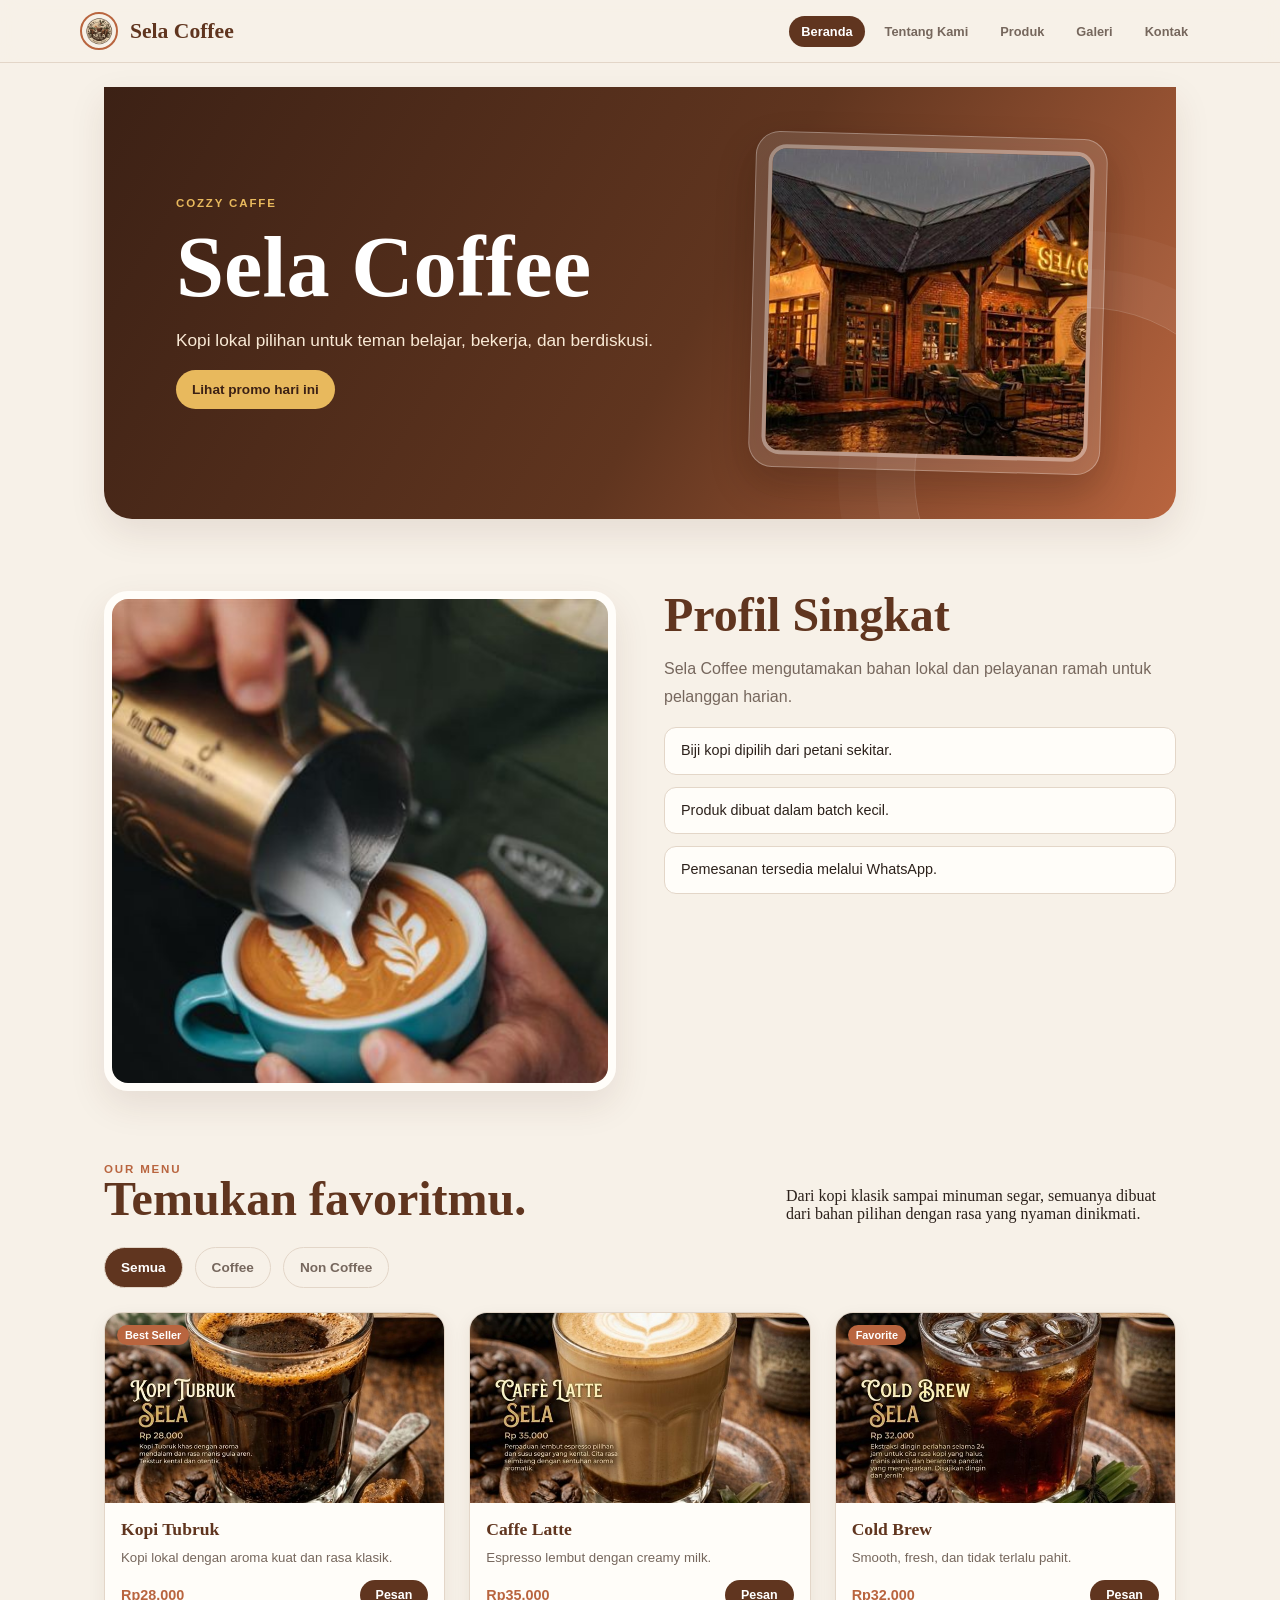
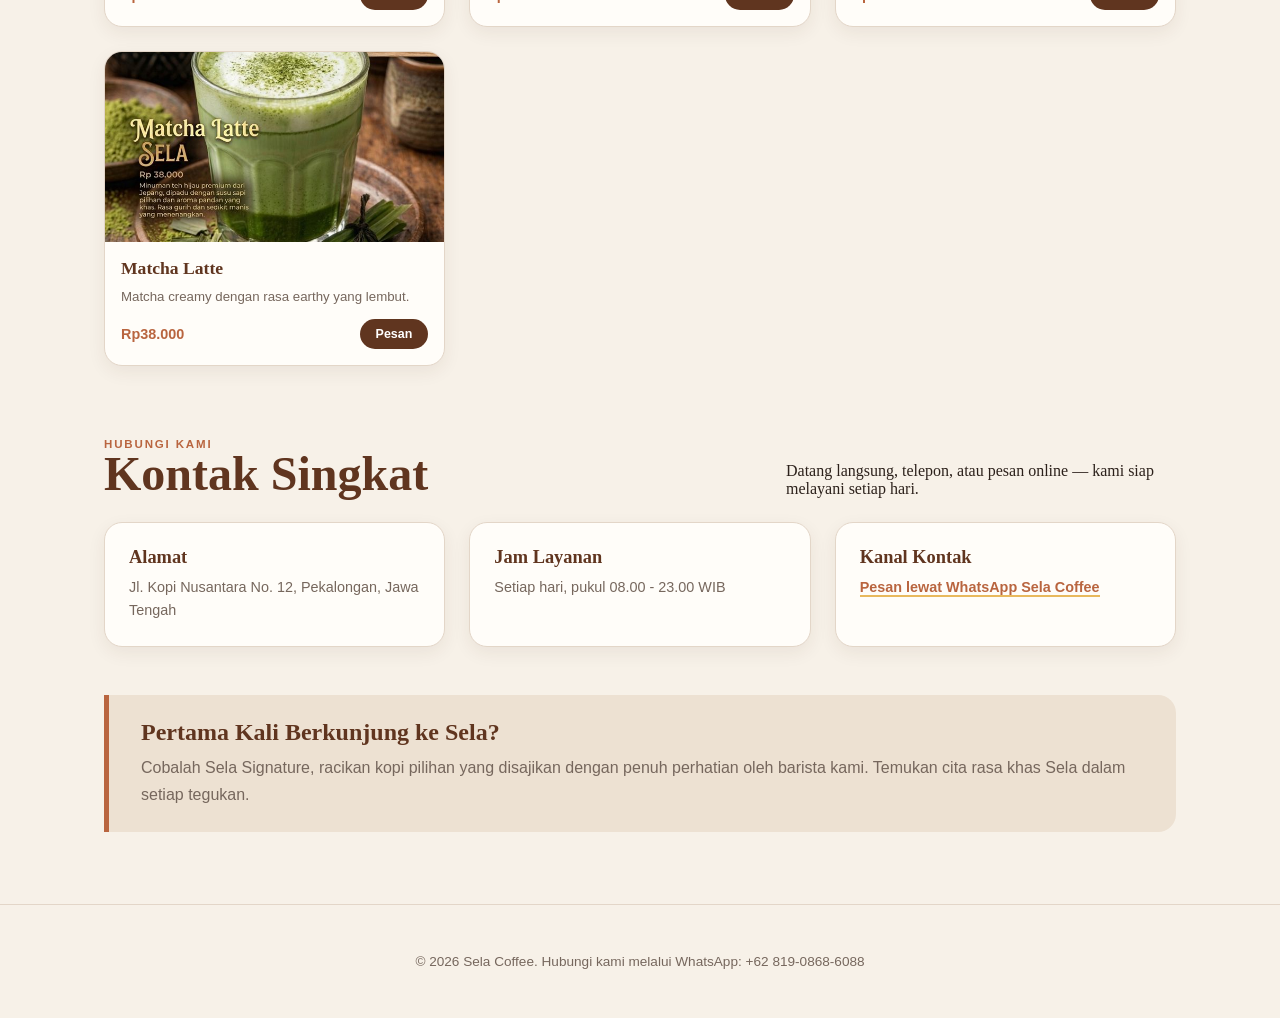
<file: index.html>
<!doctype html>
<html lang="id">
  <head>
    <meta charset="utf-8" />
    <meta name="viewport" content="width=device-width, initial-scale=1" />
    <title>Sela Coffee - Website UMKM</title>
    <link rel="stylesheet" href="css/style.css" />
    <script src="js/app.js" defer></script>
  </head>
  <body>
    <a class="skip-link" href="#beranda">Lewati ke konten utama</a>
    <header class="site-header">
      <nav class="nav" aria-label="Navigasi utama">
        <a class="brand" href="index.html">
          <img class="brand-mark" src="asset/gambar/LogoSela.png" srcset="asset/gambar/responsive/logo-96w.png 96w, asset/gambar/responsive/logo-192w.png 192w" sizes="38px" alt="Logo Sela Coffee" width="2700" height="2700" loading="lazy" />
          Sela Coffee
        </a>
        <button class="nav-menu-toggle" type="button" aria-controls="nav-menu" aria-expanded="false" aria-label="Buka menu navigasi">
          <span></span><span></span><span></span>
        </button>
        <ul class="nav-list" id="nav-menu">
          <li><a aria-current="page" href="index.html">Beranda</a></li>
          <li><a href="tentang.html">Tentang Kami</a></li>
          <li><a href="produk.html">Produk</a></li>
          <li><a href="galeri.html">Galeri</a></li>
          <li><a href="kontak.html">Kontak</a></li>
        </ul>
      </nav>
    </header>

    <main id="beranda">
      <section class="hero" aria-labelledby="hero-title">
        <div class="hero-content">
          <p class="eyebrow">Cozzy Caffe</p>
          <h1 id="hero-title">Sela Coffee</h1>
          <p>Kopi lokal pilihan untuk teman belajar, bekerja, dan berdiskusi.</p>
          <button id="promoButton" type="button">Lihat promo hari ini</button>
        </div>
        <div class="hero-image">
          <img src="asset/gambar/foto depan.jpg" srcset="asset/gambar/responsive/foto-depan-640w.jpg 640w, asset/gambar/foto%20depan.jpg 1407w" sizes="(min-width: 48rem) 45vw, 90vw" width="1407" height="768" alt="Foto Sela Coffee tampak depan" class="about-img" />
        </div>
      </section>

      <section id="profil" aria-labelledby="profil-title">
        <h2 id="profil-title">Profil Singkat</h2>
        <img class="profile-image" src="asset/gambar/latte art.jpg" srcset="asset/gambar/responsive/latte-art-640w.jpg 640w, asset/gambar/latte%20art.jpg 1024w" sizes="(min-width: 48rem) 45vw, 90vw" width="1024" height="683" alt="Barista sedang membuat latte art" loading="lazy" />
        <p>Sela Coffee mengutamakan bahan lokal dan pelayanan ramah untuk pelanggan harian.</p>
        <ul>
          <li>Biji kopi dipilih dari petani sekitar.</li>
          <li>Produk dibuat dalam batch kecil.</li>
          <li>Pemesanan tersedia melalui WhatsApp.</li>
        </ul>
      </section>

      <section id="menu" class="section" aria-labelledby="menu-title">
        <div class="heading">
          <div>
            <p class="eyebrow dark">OUR MENU</p>
            <h2 id="menu-title">Temukan favoritmu.</h2>
          </div>
          <p class="intro">
            Dari kopi klasik sampai minuman segar, semuanya dibuat dari bahan
            pilihan dengan rasa yang nyaman dinikmati.
          </p>
        </div>

        <div class="filters" role="group" aria-label="Filter menu">
          <button class="filter active" data-category="all" type="button" aria-pressed="true">Semua</button>
          <button class="filter" data-category="coffee" type="button" aria-pressed="false">Coffee</button>
          <button class="filter" data-category="noncoffee" type="button" aria-pressed="false">Non Coffee</button>
        </div>
        <p id="menu-status" class="visually-hidden" aria-live="polite" aria-atomic="true"></p>

        <div class="product-grid">
          <article class="card product-card" data-category="coffee">
            <div class="pic"><img src="asset/gambar/kopi-tubruk.jpg" srcset="asset/gambar/responsive/kopi-tubruk-640w.jpg 640w, asset/gambar/kopi-tubruk.jpg 1008w" sizes="(min-width: 60rem) 30vw, (min-width: 48rem) 45vw, 90vw" width="1008" height="1046" alt="Kopi Tubruk" loading="lazy" /></div>
            <span class="product-badge">Best Seller</span>
            <div class="card-body">
              <div class="card-info"><h3>Kopi Tubruk</h3><p>Kopi lokal dengan aroma kuat dan rasa klasik.</p></div>
              <div class="card-actions">
                <span class="price">Rp28.000</span>
                <a class="card-link" href="https://wa.me/6281908686088" target="_blank" rel="noopener" aria-label="Pesan Kopi Tubruk lewat WhatsApp">Pesan</a>
              </div>
            </div>
          </article>
          <article class="card product-card" data-category="coffee">
            <div class="pic"><img src="asset/gambar/cafe-latte.jpg" srcset="asset/gambar/responsive/cafe-latte-640w.jpg 640w, asset/gambar/cafe-latte.jpg 1008w" sizes="(min-width: 60rem) 30vw, (min-width: 48rem) 45vw, 90vw" width="1008" height="1046" alt="Caffe Latte" loading="lazy" /></div>
            <div class="card-body">
              <div class="card-info"><h3>Caffe Latte</h3><p>Espresso lembut dengan creamy milk.</p></div>
              <div class="card-actions">
                <span class="price">Rp35.000</span>
                <a class="card-link" href="https://wa.me/6281908686088" target="_blank" rel="noopener" aria-label="Pesan Caffe Latte lewat WhatsApp">Pesan</a>
              </div>
            </div>
          </article>
          <article class="card product-card" data-category="coffee">
            <div class="pic"><img src="asset/gambar/cold-brew.jpg" srcset="asset/gambar/responsive/cold-brew-640w.jpg 640w, asset/gambar/cold-brew.jpg 1008w" sizes="(min-width: 60rem) 30vw, (min-width: 48rem) 45vw, 90vw" width="1008" height="1046" alt="Cold Brew" loading="lazy" /></div>
            <span class="product-badge">Favorite</span>
            <div class="card-body">
              <div class="card-info"><h3>Cold Brew</h3><p>Smooth, fresh, dan tidak terlalu pahit.</p></div>
              <div class="card-actions">
                <span class="price">Rp32.000</span>
                <a class="card-link" href="https://wa.me/6281908686088" target="_blank" rel="noopener" aria-label="Pesan Cold Brew lewat WhatsApp">Pesan</a>
              </div>
            </div>
          </article>
          <article class="card product-card" data-category="noncoffee">
            <div class="pic"><img src="asset/gambar/matcha-latte.jpg" srcset="asset/gambar/responsive/matcha-latte-640w.jpg 640w, asset/gambar/matcha-latte.jpg 1008w" sizes="(min-width: 60rem) 30vw, (min-width: 48rem) 45vw, 90vw" width="1008" height="1046" alt="Matcha Latte" loading="lazy" /></div>
            <div class="card-body">
              <div class="card-info"><h3>Matcha Latte</h3><p>Matcha creamy dengan rasa earthy yang lembut.</p></div>
              <div class="card-actions">
                <span class="price">Rp38.000</span>
                <a class="card-link" href="https://wa.me/6281908686088" target="_blank" rel="noopener" aria-label="Pesan Matcha Latte lewat WhatsApp">Pesan</a>
              </div>
            </div>
          </article>
        </div>
      </section>

      <section id="kontak" class="section" aria-labelledby="kontak-title">
        <div class="heading">
          <div>
            <p class="eyebrow dark">HUBUNGI KAMI</p>
            <h2 id="kontak-title">Kontak Singkat</h2>
          </div>
          <p class="intro">
            Datang langsung, telepon, atau pesan online — kami siap melayani
            setiap hari.
          </p>
        </div>

        <div class="contact-grid">
          <div class="contact-item">
            <h3>Alamat</h3>
            <p>Jl. Kopi Nusantara No. 12, Pekalongan, Jawa Tengah</p>
          </div>
          <div class="contact-item">
            <h3>Jam Layanan</h3>
            <p>Setiap hari, pukul 08.00 - 23.00 WIB</p>
          </div>
          <div class="contact-item">
            <h3>Kanal Kontak</h3>
            <p>
              <a href="https://wa.me/6281908686088" target="_blank" rel="noopener">
                Pesan lewat WhatsApp Sela Coffee
              </a>
            </p>
          </div>
        </div>
      </section>

      <aside class="aside-note" aria-labelledby="aside-title">
        <h2 id="aside-title">Pertama Kali Berkunjung ke Sela?</h2>
        <p>
          Cobalah Sela Signature, racikan kopi pilihan yang
          disajikan dengan penuh perhatian oleh barista kami.
          Temukan cita rasa khas Sela dalam setiap tegukan.
        </p>
      </aside>
    </main>

    <footer class="site-footer">
      <p>&copy; 2026 Sela Coffee. Hubungi kami melalui WhatsApp: +62 819-0868-6088</p>
    </footer>
    <script src="js/script.js"></script>
  </body>
</html>
</file>
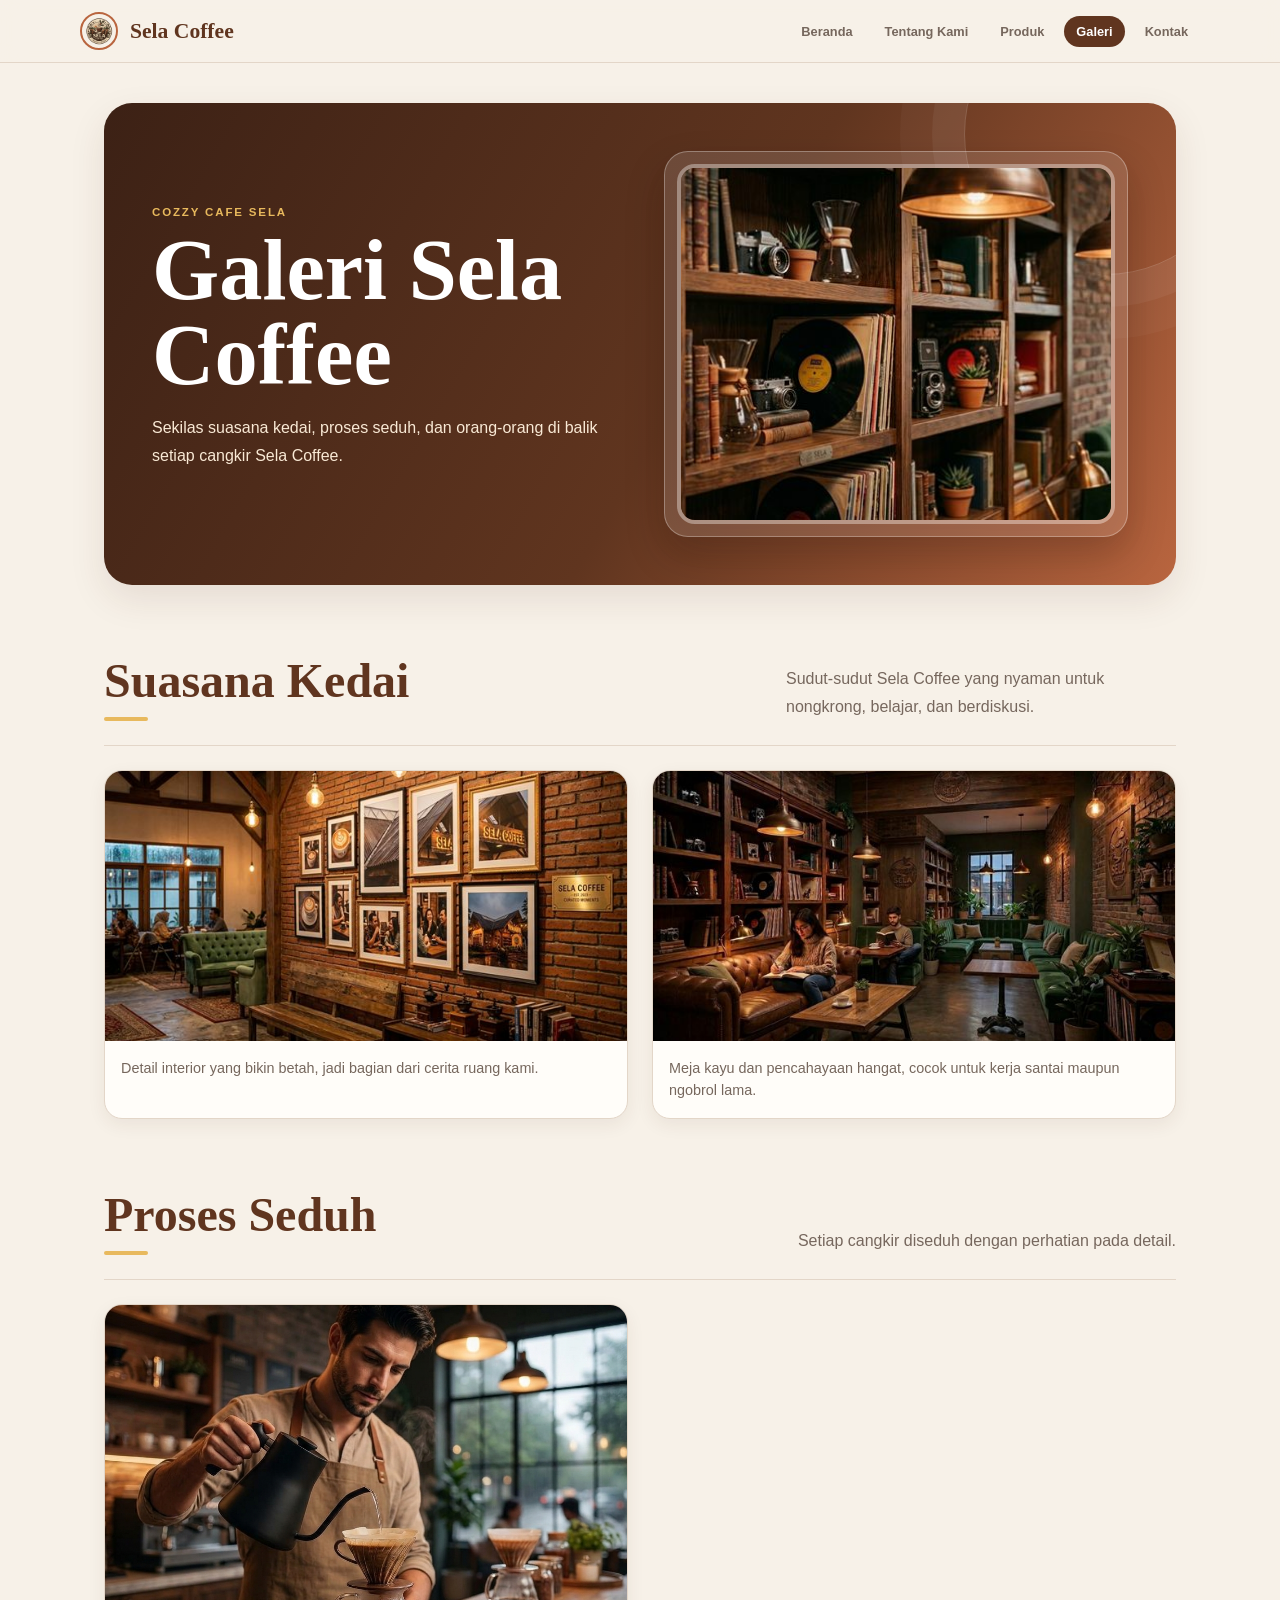
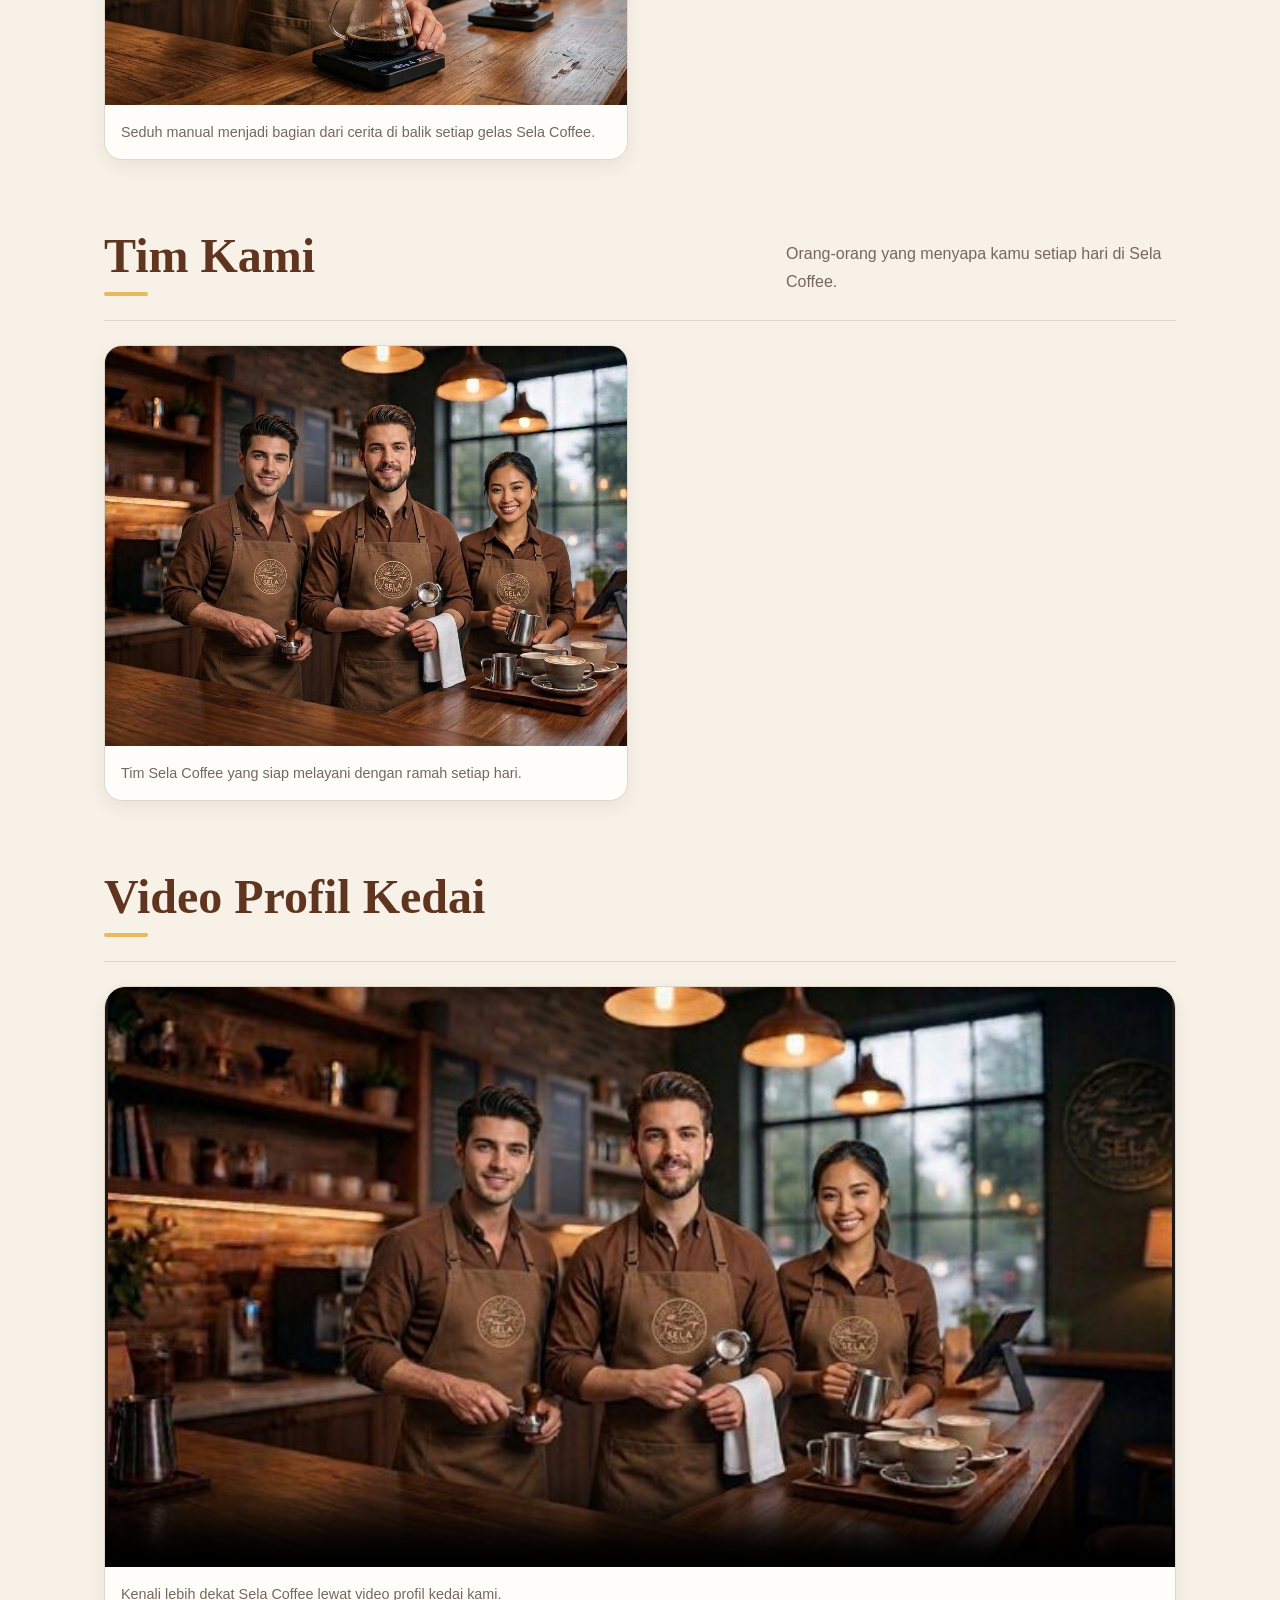
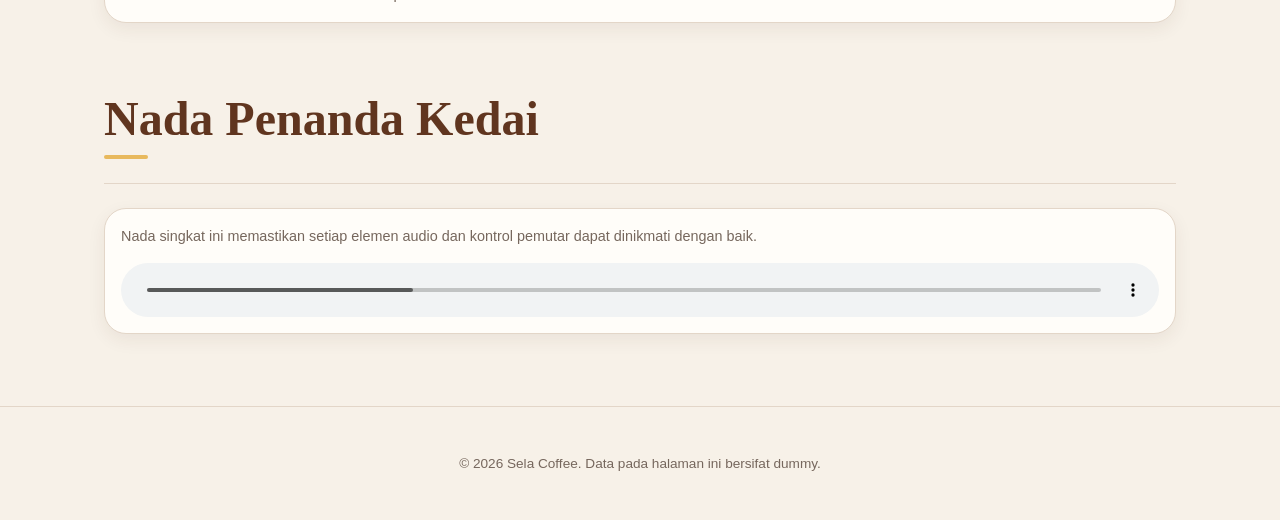
<file: galeri.html>
<!doctype html>
<html lang="id">
  <head>
    <meta charset="utf-8" />
    <meta name="viewport" content="width=device-width, initial-scale=1" />
    <title>Galeri Sela Coffee - Website UMKM</title>
    <link rel="stylesheet" href="css/style.css" />
  </head>
  <body>
    <a class="skip-link" href="#konten">Lewati ke konten utama</a>
    <header class="site-header">
      <nav class="nav" aria-label="Navigasi utama">
        <a class="brand" href="index.html">
          <img class="brand-mark" src="asset/gambar/LogoSela.png" srcset="asset/gambar/responsive/logo-96w.png 96w, asset/gambar/responsive/logo-192w.png 192w" sizes="38px" alt="Logo Sela Coffee" width="2700" height="2700" loading="lazy" />
          Sela Coffee
        </a>
        <button class="nav-menu-toggle" type="button" aria-controls="nav-menu" aria-expanded="false" aria-label="Buka menu navigasi">
          <span></span><span></span><span></span>
        </button>
        <ul class="nav-list" id="nav-menu">
          <li><a href="index.html">Beranda</a></li>
          <li><a href="tentang.html">Tentang Kami</a></li>
          <li><a href="produk.html">Produk</a></li>
          <li><a class="active" aria-current="page" href="galeri.html">Galeri</a></li>
          <li><a href="kontak.html">Kontak</a></li>
        </ul>
      </nav>
      <script src="js/app.js" defer></script>
    </header>

    <main id="konten" class="page">
      <section class="about-hero gallery-hero" aria-labelledby="galeri-hero-title">
        <div class="about-copy">
          <span class="eyebrow">Cozzy Cafe Sela</span>
          <h1 id="galeri-hero-title">Galeri Sela Coffee</h1>
          <p class="about-desc">
            Sekilas suasana kedai, proses seduh, dan orang-orang di balik setiap cangkir Sela Coffee.
          </p>
        </div>
        <div class="about-img-wrapper">
          <img src="asset/gambar/foto rak.jpg" srcset="asset/gambar/responsive/foto-rak-640w.jpg 640w, asset/gambar/foto%20rak.jpg 1407w" sizes="(min-width: 48rem) 45vw, 90vw" width="1407" height="768" alt="Rak buku dengan potret aesthetic di sudut kedai Sela Coffee" class="about-img" />
        </div>
      </section>

      <section class="section gallery-section" aria-labelledby="suasana-title">
        <div class="section-head">
          <h2 id="suasana-title">Suasana Kedai</h2>
          <p>Sudut-sudut Sela Coffee yang nyaman untuk nongkrong, belajar, dan berdiskusi.</p>
        </div>
        <div class="gallery-grid">
          <figure class="media-card">
            <img src="asset/gambar/hiasann dinding.jpg" srcset="asset/gambar/responsive/hiasann-dinding-640w.jpg 640w, asset/gambar/hiasann%20dinding.jpg 1407w" sizes="(min-width: 60rem) 520px, (min-width: 42rem) 45vw, 90vw" width="1407" height="768" alt="Hiasan dinding di area duduk Sela Coffee" loading="lazy" />
            <figcaption>Detail interior yang bikin betah, jadi bagian dari cerita ruang kami.</figcaption>
          </figure>
          <figure class="media-card">
            <img src="asset/gambar/suasana1.jpg" srcset="asset/gambar/responsive/suasana1-640w.jpg 640w, asset/gambar/suasana1.jpg 1407w" sizes="(min-width: 60rem) 520px, (min-width: 42rem) 45vw, 90vw" width="1407" height="768" alt="Suasana interior kedai Sela Coffee dengan meja kayu dan pencahayaan hangat" loading="lazy" />
            <figcaption>Meja kayu dan pencahayaan hangat, cocok untuk kerja santai maupun ngobrol lama.</figcaption>
          </figure>
        </div>
      </section>

      <section class="section gallery-section" aria-labelledby="proses-title">
        <div class="section-head">
          <h2 id="proses-title">Proses Seduh</h2>
          <p>Setiap cangkir diseduh dengan perhatian pada detail.</p>
        </div>
        <div class="gallery-grid single-feature">
          <figure class="media-card">
            <img src="asset/gambar/foto seduh.jpg" srcset="asset/gambar/responsive/foto-seduh-640w.jpg 640w, asset/gambar/foto%20seduh.jpg 1407w" sizes="(min-width: 60rem) 760px, (min-width: 42rem) 45vw, 90vw" width="1407" height="768" alt="Barista menuang air panas ke dripper kopi" loading="lazy" />
            <figcaption>Seduh manual menjadi bagian dari cerita di balik setiap gelas Sela Coffee.</figcaption>
          </figure>
        </div>
      </section>

      <section class="section gallery-section" aria-labelledby="tim-title">
        <div class="section-head">
          <h2 id="tim-title">Tim Kami</h2>
          <p>Orang-orang yang menyapa kamu setiap hari di Sela Coffee.</p>
        </div>
        <div class="gallery-grid single-feature">
          <figure class="media-card">
            <img src="asset/gambar/crew.jpg" srcset="asset/gambar/responsive/crew-640w.jpg 640w, asset/gambar/crew.jpg 1407w" sizes="(min-width: 60rem) 760px, (min-width: 42rem) 45vw, 90vw" width="1407" height="768" alt="Tim barista dan staf Sela Coffee berfoto bersama di depan kedai" loading="lazy" />
            <figcaption>Tim Sela Coffee yang siap melayani dengan ramah setiap hari.</figcaption>
          </figure>
        </div>
      </section>

      <section class="section gallery-section media-section" aria-labelledby="video-title">
        <div class="section-head">
          <h2 id="video-title">Video Profil Kedai</h2>
        </div>
        <div class="video-wrap">
          <video controls poster="asset/gambar/responsive/crew-640w.jpg" aria-describedby="video-note">
            <source src="asset/video/sela-video.mp4" type="video/mp4" />
            Browser Anda tidak mendukung pemutar video. Silakan unduh video profil kedai melalui tautan WhatsApp kami.
          </video>
          <p id="video-note" class="video-caption">Kenali lebih dekat Sela Coffee lewat video profil kedai kami.</p>
        </div>
      </section>

      <section class="section gallery-section media-section" aria-labelledby="audio-title">
        <div class="section-head">
          <h2 id="audio-title">Nada Penanda Kedai</h2>
        </div>
        <div class="video-wrap">
          <p id="audio-note" class="video-caption audio-caption">
            Nada singkat ini memastikan setiap elemen audio dan kontrol pemutar dapat dinikmati dengan baik.
          </p>
          <audio controls aria-describedby="audio-note" class="audio-player" src="asset/audio/sela-coffee.mp3">
            Browser Anda tidak mendukung pemutar audio.
          </audio>
        </div>
      </section>
    </main>

    <footer class="site-footer">
      <p>&copy; 2026 Sela Coffee. Data pada halaman ini bersifat dummy.</p>
    </footer>

    <script src="js/script.js"></script>
  </body>
</html>
</file>
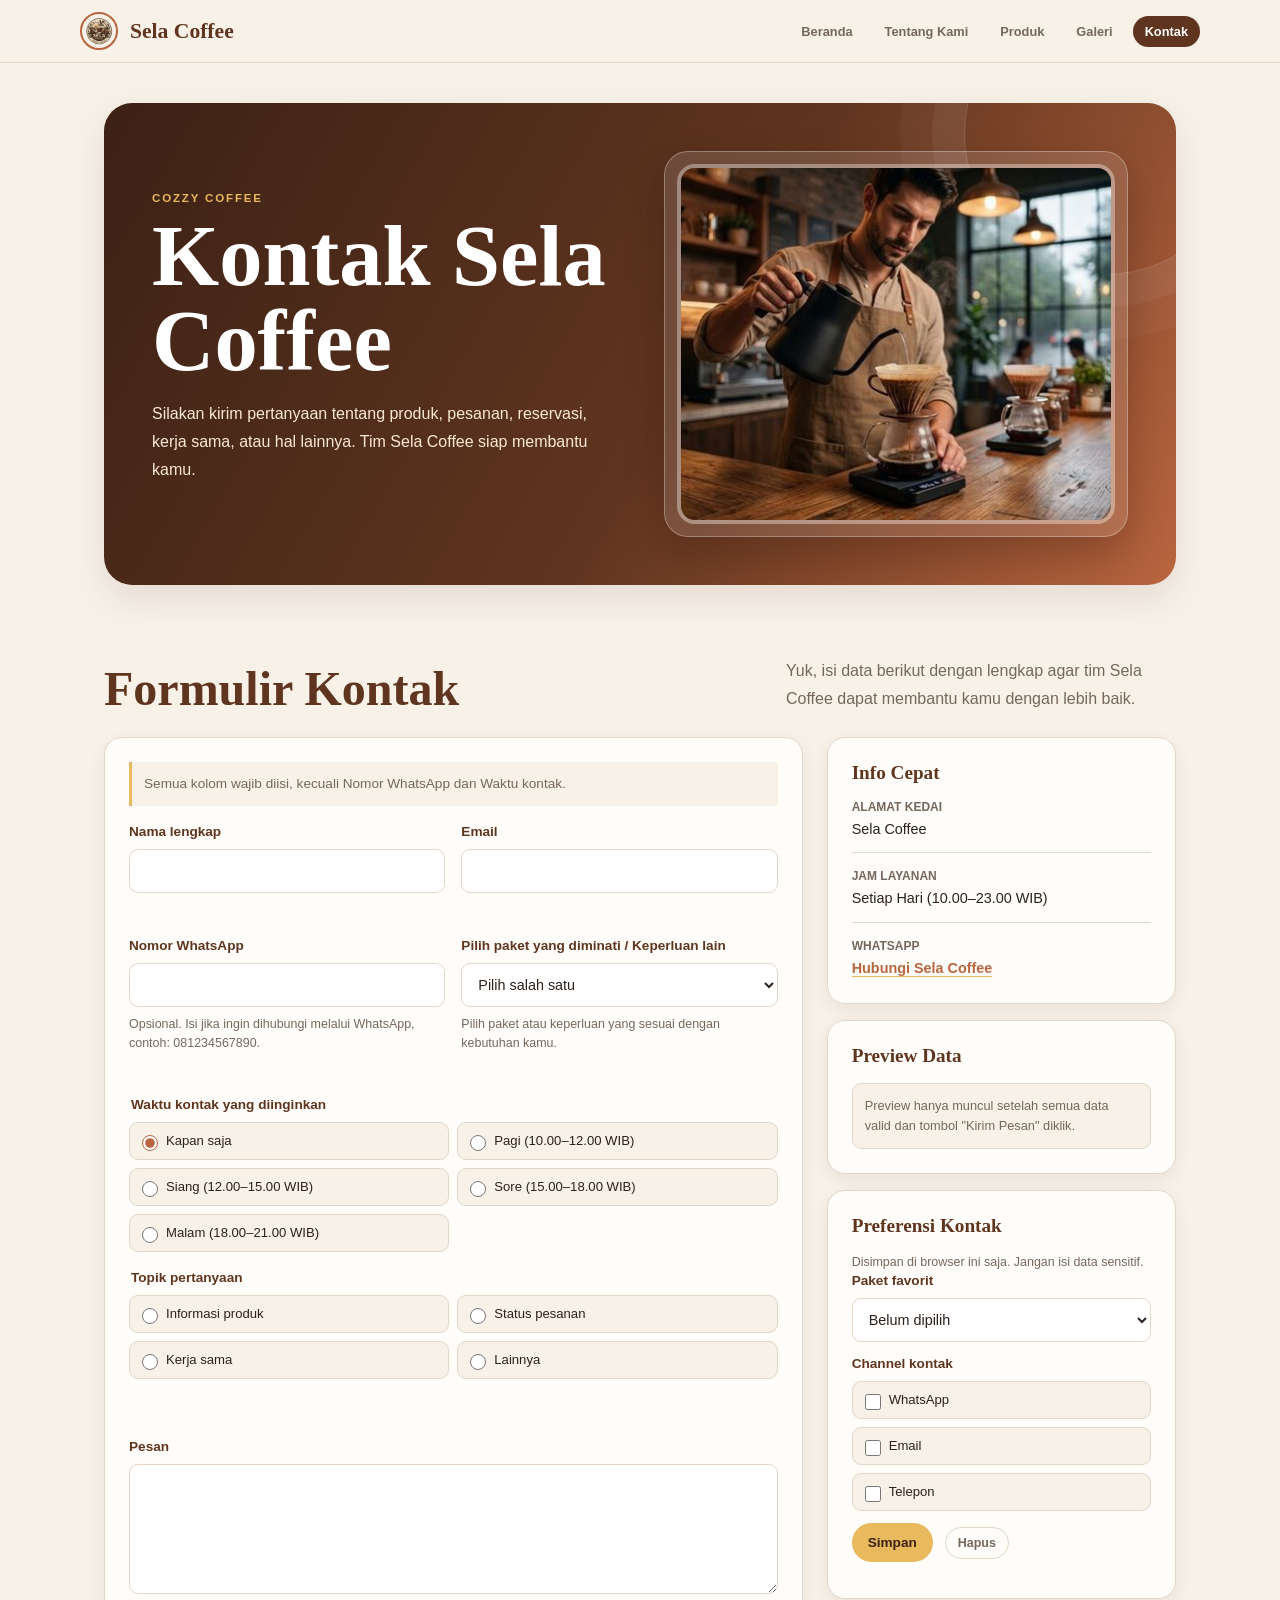
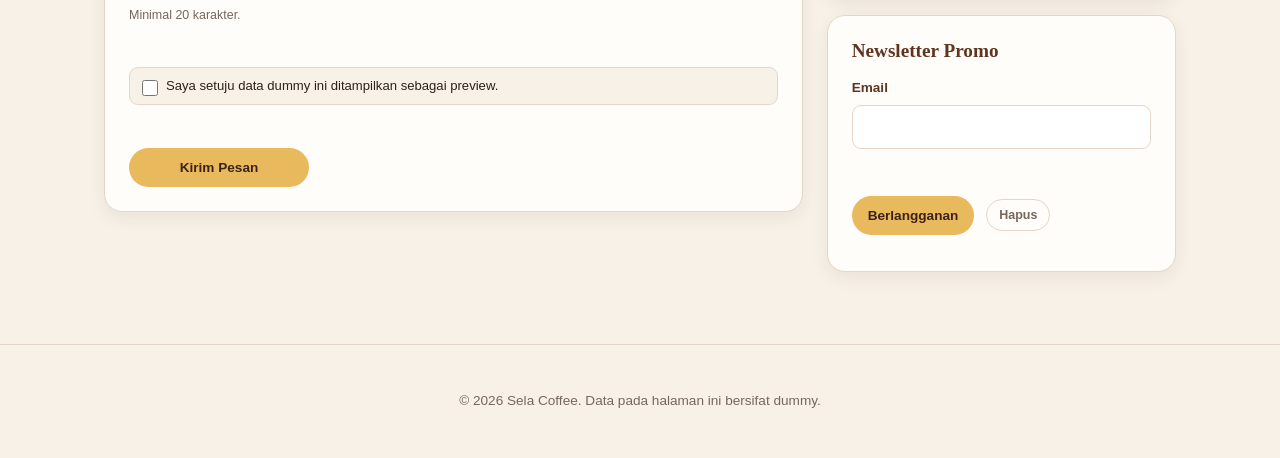
<file: kontak.html>
<!doctype html>
<html lang="id">

<head>
  <meta charset="utf-8" />
  <meta name="viewport" content="width=device-width, initial-scale=1" />
  <title>Kontak Sela Coffee - Website UMKM</title>
  <link rel="stylesheet" href="css/style.css" />
  <script src="js/script.js" defer></script>
  <script src="js/form.js" defer></script>
  <script src="js/newsletter.js" defer></script>
</head>

<body>
  <a class="skip-link" href="#konten">Lewati ke konten utama</a>

  <header class="site-header">
    <nav class="nav" aria-label="Navigasi utama">
      <a class="brand" href="index.html">
        <img
          class="brand-mark"
          src="asset/gambar/LogoSela.png"
          srcset="asset/gambar/responsive/logo-96w.png 96w, asset/gambar/responsive/logo-192w.png 192w"
          sizes="38px"
          alt="Logo Sela Coffee"
          width="2700"
          height="2700"
          loading="lazy"
        />
        Sela Coffee
      </a>

      <button class="nav-menu-toggle" type="button" aria-controls="nav-menu" aria-expanded="false" aria-label="Buka menu navigasi">
        <span></span><span></span><span></span>
      </button>
      <ul class="nav-list" id="nav-menu">
        <li><a href="index.html">Beranda</a></li>
        <li><a href="tentang.html">Tentang Kami</a></li>
        <li><a href="produk.html">Produk</a></li>
        <li><a href="galeri.html">Galeri</a></li>
        <li>
          <a class="active" aria-current="page" href="kontak.html">Kontak</a>
        </li>
      </ul>
    </nav>
    <script src="js/app.js" defer></script>
  </header>

  <main id="konten" class="page">

    <!-- Hero Kontak -->
    <section class="about-hero contact-hero" aria-labelledby="kontak-hero-title">
      <div class="about-copy">
        <span class="eyebrow">Cozzy Coffee</span>

        <h1 id="kontak-hero-title">Kontak Sela Coffee</h1>

        <p class="about-desc">
          Silakan kirim pertanyaan tentang produk, pesanan, reservasi,
          kerja sama, atau hal lainnya. Tim Sela Coffee siap membantu kamu.
        </p>
      </div>

      <div class="about-img-wrapper">
        <img
          src="asset/gambar/foto seduh.jpg"
          srcset="asset/gambar/responsive/foto-seduh-640w.jpg 640w, asset/gambar/foto%20seduh.jpg 1407w"
          sizes="(min-width: 48rem) 45vw, 90vw"
          width="1407"
          height="768"
          alt="Foto barista sedang menyeduh kopi"
          class="about-img"
        />
      </div>
    </section>

    <!-- Form Kontak -->
    <section class="section" aria-labelledby="form-title">

      <div class="section-head">
        <h2 id="form-title">Formulir Kontak</h2>
        <p>Yuk, isi data berikut dengan lengkap agar tim Sela Coffee dapat membantu kamu dengan lebih baik.</p>
      </div>

      <div class="contact-layout">

        <!-- P12: novalidate supaya pesan error custom dikontrol JS,
             tapi atribut constraint HTML tetap dipakai Constraint Validation API -->
        <form
          id="form-kontak"
          class="form-card"
          action="#"
          method="post"
          aria-labelledby="form-title"
          novalidate
        >

          <p class="form-note">
            Semua kolom wajib diisi, kecuali Nomor WhatsApp dan Waktu kontak.
          </p>

          <!-- P12: status hasil validasi / submit -->
          <p id="form-feedback" class="form-feedback field-full" aria-live="polite"></p>

          <!-- Nama -->
          <div class="field">
            <label for="nama">Nama lengkap</label>
            <input
              id="nama"
              name="nama"
              type="text"
              autocomplete="name"
              required
              minlength="3"
              aria-describedby="nama-error"
            />
            <p id="nama-error" class="field-error" aria-live="polite"></p>
          </div>

          <!-- Email -->
          <div class="field">
            <label for="email">Email</label>
            <input
              id="email"
              name="email"
              type="email"
              autocomplete="email"
              required
              aria-describedby="email-error"
            />
            <p id="email-error" class="field-error" aria-live="polite"></p>
          </div>

          <!-- WhatsApp -->
          <div class="field">
            <label for="telepon">Nomor WhatsApp</label>
            <input
              id="telepon"
              name="telepon"
              type="tel"
              autocomplete="tel"
              inputmode="numeric"
              pattern="08[0-9]{8,11}"
              title="Awali dengan 08, total 10-13 digit. Contoh: 081234567890"
              aria-describedby="telepon-help telepon-error"
            />

            <p id="telepon-help" class="help-text">
              Opsional. Isi jika ingin dihubungi melalui WhatsApp,
              contoh: 081234567890.
            </p>
            <p id="telepon-error" class="field-error" aria-live="polite"></p>
          </div>

          <!-- Paket -->
          <div class="field">
            <label for="paket">
              Pilih paket yang diminati / Keperluan lain
            </label>

            <select
              id="paket"
              name="paket"
              required
              aria-describedby="paket-help paket-error"
            >
              <option value="">Pilih salah satu</option>
              <option value="rumahan">Paket Rumahan</option>
              <option value="kantor">Paket Kantor</option>
              <option value="reseller">Paket Reseller</option>
              <option value="reservasi">Reservasi</option>
              <option value="kerja-sama">Kerja Sama</option>
              <option value="lainnya">Lainnya</option>
            </select>

            <p id="paket-help" class="help-text">
              Pilih paket atau keperluan yang sesuai dengan kebutuhan kamu.
            </p>
            <p id="paket-error" class="field-error" aria-live="polite"></p>
          </div>

          <!-- Waktu Kontak -->
          <fieldset class="field-full">
            <legend>Waktu kontak yang diinginkan</legend>

            <div class="choice-group">

              <div class="choice">
                <input
                  id="waktu-kapan-saja"
                  name="waktu"
                  type="radio"
                  value="kapan-saja"
                  checked
                />
                <label for="waktu-kapan-saja">Kapan saja</label>
              </div>

              <div class="choice">
                <input
                  id="waktu-pagi"
                  name="waktu"
                  type="radio"
                  value="pagi"
                />
                <label for="waktu-pagi">
                  Pagi (10.00–12.00 WIB)
                </label>
              </div>

              <div class="choice">
                <input
                  id="waktu-siang"
                  name="waktu"
                  type="radio"
                  value="siang"
                />
                <label for="waktu-siang">
                  Siang (12.00–15.00 WIB)
                </label>
              </div>

              <div class="choice">
                <input
                  id="waktu-sore"
                  name="waktu"
                  type="radio"
                  value="sore"
                />
                <label for="waktu-sore">
                  Sore (15.00–18.00 WIB)
                </label>
              </div>

              <div class="choice">
                <input
                  id="waktu-malam"
                  name="waktu"
                  type="radio"
                  value="malam"
                />
                <label for="waktu-malam">
                  Malam (18.00–21.00 WIB)
                </label>
              </div>

            </div>
          </fieldset>

          <!-- Topik -->
          <fieldset class="field-full" aria-describedby="topik-error">
            <legend>Topik pertanyaan</legend>

            <div class="choice-group">

              <div class="choice">
                <input
                  id="topik-produk"
                  name="topik"
                  type="radio"
                  value="produk"
                  required
                />
                <label for="topik-produk">
                  Informasi produk
                </label>
              </div>

              <div class="choice">
                <input
                  id="topik-pesanan"
                  name="topik"
                  type="radio"
                  value="pesanan"
                />
                <label for="topik-pesanan">
                  Status pesanan
                </label>
              </div>

              <div class="choice">
                <input
                  id="topik-kerja-sama"
                  name="topik"
                  type="radio"
                  value="kerja-sama"
                />
                <label for="topik-kerja-sama">
                  Kerja sama
                </label>
              </div>

              <div class="choice">
                <input
                  id="topik-lainnya"
                  name="topik"
                  type="radio"
                  value="lainnya"
                />
                <label for="topik-lainnya">
                  Lainnya
                </label>
              </div>

            </div>
          </fieldset>
          <!-- P12: satu pesan error untuk radio group, diletakkan setelah fieldset -->
          <p id="topik-error" class="field-error field-full" aria-live="polite"></p>

          <!-- Pesan -->
          <div class="field field-full">
            <label for="pesan">Pesan</label>

            <textarea
              id="pesan"
              name="pesan"
              rows="5"
              required
              minlength="20"
              aria-describedby="pesan-help pesan-error"
            ></textarea>
            <p id="pesan-help" class="help-text">Minimal 20 karakter.</p>
            <p id="pesan-error" class="field-error" aria-live="polite"></p>
          </div>

          <!-- Persetujuan (P12) -->
          <div class="field-full">
            <div class="choice">
              <input
                id="setuju"
                name="setuju"
                type="checkbox"
                required
                aria-describedby="setuju-error"
              />
              <label for="setuju">
                Saya setuju data dummy ini ditampilkan sebagai preview.
              </label>
            </div>
            <p id="setuju-error" class="field-error" aria-live="polite"></p>
          </div>

          <!-- Tombol -->
          <div class="form-actions">
            <button type="submit">Kirim Pesan</button>
          </div>

        </form>

        <!-- Informasi Kontak -->
        <aside
          class="contact-side"
          aria-label="Info kontak dan preview data"
        >

          <div class="side-card">
            <h3>Info Cepat</h3>

            <dl class="side-list">

              <div class="side-item">
                <dt>Alamat Kedai</dt>
                <dd>
                  Sela Coffee
                </dd>
              </div>

              <div class="side-item">
                <dt>Jam Layanan</dt>
                <dd>
                  Setiap Hari (10.00–23.00 WIB)
                </dd>
              </div>

              <div class="side-item">
                <dt>WhatsApp</dt>
                <dd>
                  <a
                    href="https://wa.me/6281908686088"
                    target="_blank"
                    rel="noopener noreferrer"
                  >
                    Hubungi Sela Coffee
                  </a>
                </dd>
              </div>

            </dl>
          </div>

          <!-- Preview -->
          <div class="side-card">
            <h3 id="preview-title">Preview Data</h3>

            <pre id="preview-form" aria-labelledby="preview-title" aria-live="polite" aria-atomic="true">Preview hanya muncul setelah semua data valid dan tombol "Kirim Pesan" diklik.</pre>
          </div>

          <!-- P12: panel preferensi (localStorage) -->
          <div class="side-card" id="panel-preferensi">
            <h3 id="preferensi-title">Preferensi Kontak</h3>
            <p class="help-text">Disimpan di browser ini saja. Jangan isi data sensitif.</p>

            <div class="pref-field">
              <label for="pref-paket">Paket favorit</label>
              <select id="pref-paket">
                <option value="">Belum dipilih</option>
                <option value="rumahan">Paket Rumahan</option>
                <option value="kantor">Paket Kantor</option>
                <option value="reseller">Paket Reseller</option>
              </select>
            </div>

            <fieldset class="pref-fieldset">
              <legend>Channel kontak</legend>
              <div class="choice">
                <input id="pref-whatsapp" type="checkbox" value="whatsapp" data-channel />
                <label for="pref-whatsapp">WhatsApp</label>
              </div>
              <div class="choice">
                <input id="pref-email" type="checkbox" value="email" data-channel />
                <label for="pref-email">Email</label>
              </div>
              <div class="choice">
                <input id="pref-telepon" type="checkbox" value="telepon" data-channel />
                <label for="pref-telepon">Telepon</label>
              </div>
            </fieldset>

            <div class="pref-actions">
              <button type="button" id="simpan-preferensi">Simpan</button>
              <button type="button" id="hapus-preferensi" class="ghost-button">Hapus</button>
            </div>
            <p id="preferensi-status" class="form-feedback" aria-live="polite"></p>
          </div>

          <!-- P12: newsletter ringan (localStorage) -->
          <div class="side-card">
            <h3 id="newsletter-title">Newsletter Promo</h3>
            <form id="form-newsletter" novalidate aria-labelledby="newsletter-title">
              <div class="pref-field">
                <label for="newsletter-email">Email</label>
                <input
                  id="newsletter-email"
                  name="email"
                  type="email"
                  autocomplete="email"
                  required
                  aria-describedby="newsletter-error"
                />
                <p id="newsletter-error" class="field-error" aria-live="polite"></p>
              </div>
              <div class="pref-actions">
                <button type="submit">Berlangganan</button>
                <button type="button" id="hapus-newsletter" class="ghost-button">Hapus</button>
              </div>
              <p id="newsletter-status" class="form-feedback" aria-live="polite"></p>
            </form>
          </div>

        </aside>

      </div>
    </section>

  </main>

  <footer class="site-footer">
    <p>
      &copy; 2026 Sela Coffee. Data pada halaman ini bersifat dummy.
    </p>
  </footer>

</body>
</html>
</file>
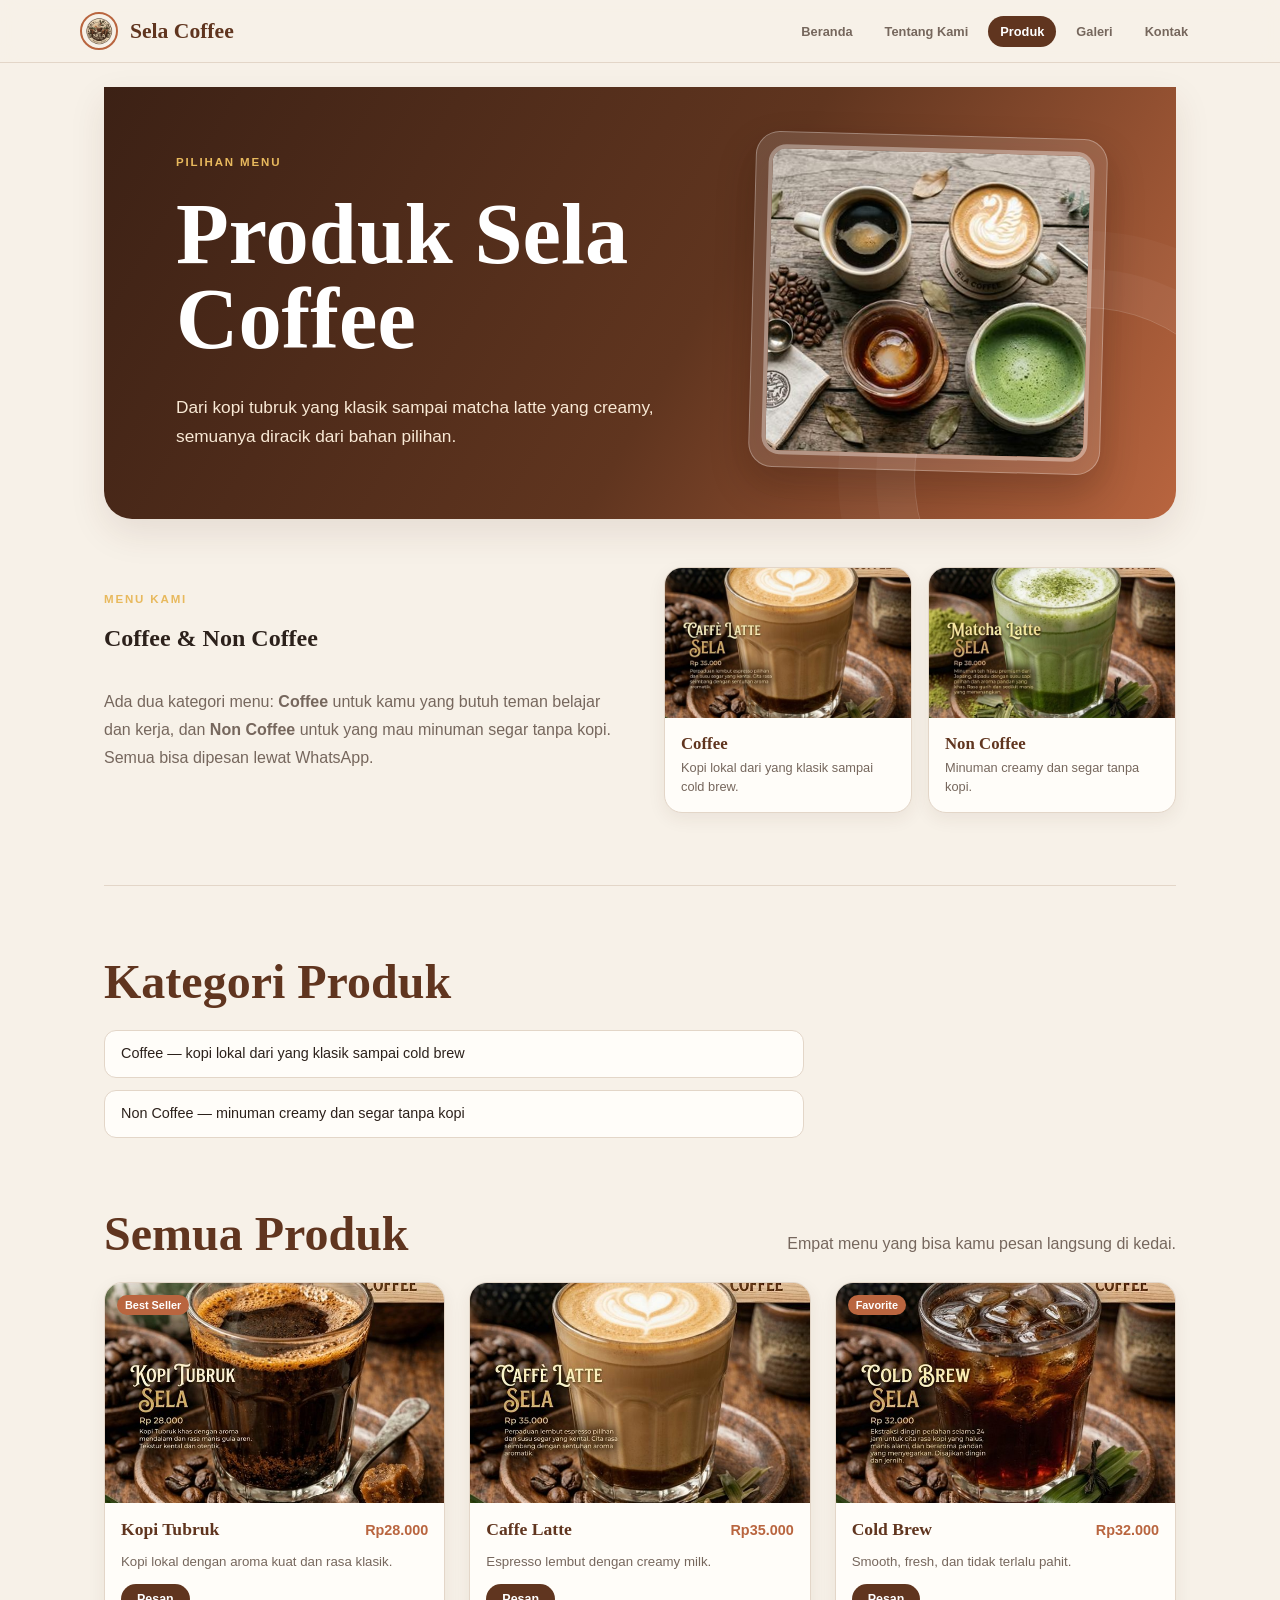
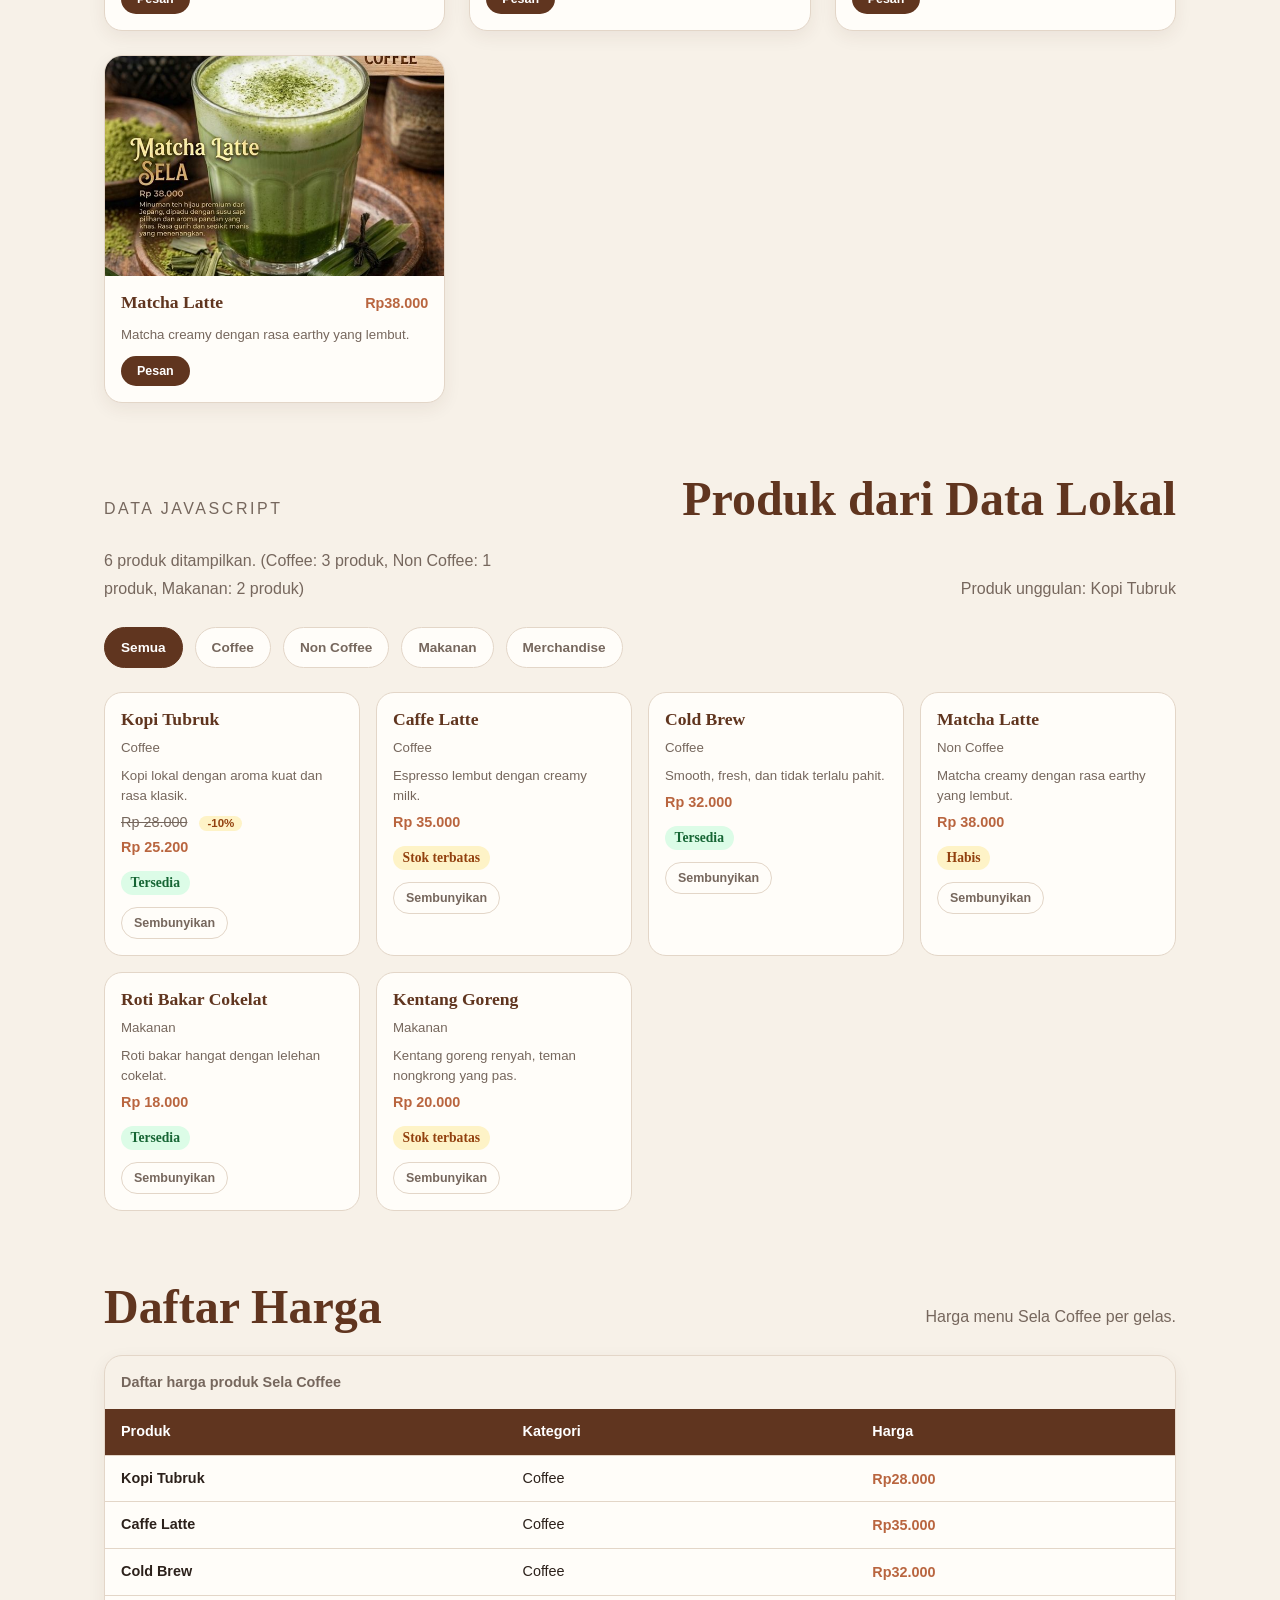
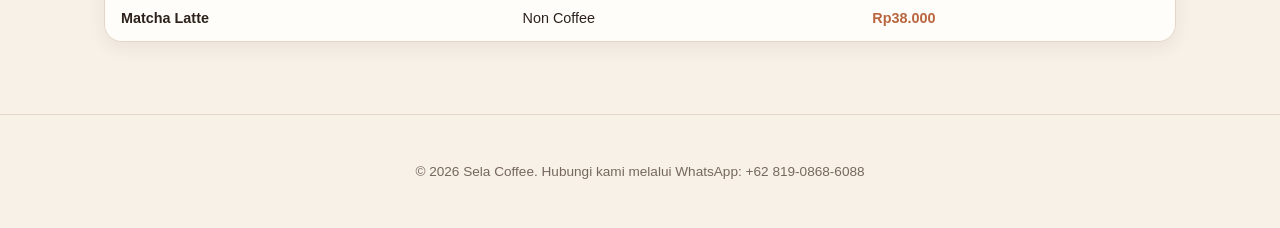
<file: produk.html>
<!DOCTYPE html>
<html lang="id">

<head>
    <meta charset="utf-8" />
    <meta name="viewport" content="width=device-width, initial-scale=1" />
    <title>Produk Sela Coffee - Website UMKM</title>
    <link rel="stylesheet" href="css/style.css" />
    <script src="js/app.js" defer></script>
</head>

<body>
    <a class="skip-link" href="#konten">Lewati ke konten utama</a>
    <header class="site-header">
        <nav class="nav" aria-label="Navigasi utama">
            <a class="brand" href="index.html">
                <img class="brand-mark" src="asset/gambar/LogoSela.png" srcset="asset/gambar/responsive/logo-96w.png 96w, asset/gambar/responsive/logo-192w.png 192w" sizes="38px" alt="Logo Sela Coffee" width="2700" height="2700" loading="lazy" />
                Sela Coffee
            </a>
            <button class="nav-menu-toggle" type="button" aria-controls="nav-menu" aria-expanded="false" aria-label="Buka menu navigasi">
                <span></span><span></span><span></span>
            </button>
            <ul class="nav-list" id="nav-menu">
                <li><a href="index.html">Beranda</a></li>
                <li><a href="tentang.html">Tentang Kami</a></li>
                <li><a aria-current="page" href="produk.html">Produk</a></li>
                <li><a href="galeri.html">Galeri</a></li>
                <li><a href="kontak.html">Kontak</a></li>
            </ul>
        </nav>
    </header>

    <main id="konten" class="page">
    <section class="hero" aria-labelledby="produk-hero-title">
            <div class="hero-content">
                <p class="eyebrow">Pilihan Menu</p>
                <h1 id="produk-hero-title">Produk Sela Coffee</h1>
                <p>Dari kopi tubruk yang klasik sampai matcha latte yang creamy, semuanya diracik dari bahan pilihan.</p>
            </div>
            <div class="hero-image">
                <img src="asset/gambar/produk.jpg" srcset="asset/gambar/responsive/produk-640w.jpg 640w, asset/gambar/produk.jpg 1407w" sizes="(min-width: 48rem) 45vw, 90vw" width="1407" height="768" alt="Pilihan menu kopi dan minuman Sela Coffee" class="about-img" />
            </div>
        </section>

        <section class="about-hero menu-intro" aria-labelledby="produk-intro-title">
            <div class="about-copy">
                <span class="eyebrow">Menu Kami</span>
                <h2 id="produk-intro-title">Coffee &amp; Non Coffee</h2>
                <p class="about-desc">Ada dua kategori menu: <strong>Coffee</strong> untuk kamu yang butuh teman
                    belajar dan kerja, dan <strong>Non Coffee</strong> untuk yang mau minuman segar tanpa kopi.
                    Semua bisa dipesan lewat WhatsApp.</p>
            </div>
            <div class="category-cards" aria-label="Kategori menu">
                <figure class="category-card">
                    <img src="asset/gambar/cafe-latte.jpg" srcset="asset/gambar/responsive/cafe-latte-640w.jpg 640w, asset/gambar/cafe-latte.jpg 1008w" sizes="(min-width: 60rem) 18vw, (min-width: 48rem) 20vw, (min-width: 42rem) 43vw, 90vw" width="1008" height="1046" alt="Cangkir kopi untuk kategori Coffee" loading="lazy" />
                    <figcaption>
                        <h3>Coffee</h3>
                        <p>Kopi lokal dari yang klasik sampai cold brew.</p>
                    </figcaption>
                </figure>
                <figure class="category-card">
                    <img src="asset/gambar/matcha-latte.jpg" srcset="asset/gambar/responsive/matcha-latte-640w.jpg 640w, asset/gambar/matcha-latte.jpg 1008w" sizes="(min-width: 60rem) 18vw, (min-width: 48rem) 20vw, (min-width: 42rem) 43vw, 90vw" width="1008" height="1046" alt="Matcha latte untuk kategori Non Coffee" loading="lazy" />
                    <figcaption>
                        <h3>Non Coffee</h3>
                        <p>Minuman creamy dan segar tanpa kopi.</p>
                    </figcaption>
                </figure>
            </div>
        </section>

        <section class="section" aria-labelledby="kategori-title">
            <div class="section-head">
                <h2 id="kategori-title">Kategori Produk</h2>
            </div>
            <ul class="category-list">
                <li>Coffee — kopi lokal dari yang klasik sampai cold brew</li>
                <li>Non Coffee — minuman creamy dan segar tanpa kopi</li>
            </ul>
        </section>

        <section class="section" aria-labelledby="semua-produk-title">
            <div class="section-head">
                <h2 id="semua-produk-title">Semua Produk</h2>
                <p>Empat menu yang bisa kamu pesan langsung di kedai.</p>
            </div>
            <div class="product-grid">
                <figure class="product-card">
                    <img src="asset/gambar/kopi-tubruk.jpg" srcset="asset/gambar/responsive/kopi-tubruk-640w.jpg 640w, asset/gambar/kopi-tubruk.jpg 1008w" sizes="(min-width: 60rem) 30vw, (min-width: 48rem) 45vw, 90vw" width="1008" height="1046" alt="Kopi Tubruk" class="product-img" loading="lazy" />
                    <span class="product-badge">Best Seller</span>
                    <figcaption>
                        <div class="product-header">
                            <h3>Kopi Tubruk</h3>
                            <span class="price">Rp28.000</span>
                        </div>
                        <p>Kopi lokal dengan aroma kuat dan rasa klasik.</p>
                        <div class="card-actions">
                            <a class="card-link" href="https://wa.me/6281908686088" target="_blank" rel="noopener" aria-label="Pesan Kopi Tubruk lewat WhatsApp">Pesan</a>
                        </div>
                    </figcaption>
                </figure>
                <figure class="product-card">
                    <img src="asset/gambar/cafe-latte.jpg" srcset="asset/gambar/responsive/cafe-latte-640w.jpg 640w, asset/gambar/cafe-latte.jpg 1008w" sizes="(min-width: 60rem) 30vw, (min-width: 48rem) 45vw, 90vw" width="1008" height="1046" alt="Caffe Latte" class="product-img" loading="lazy" />
                    <figcaption>
                        <div class="product-header">
                            <h3>Caffe Latte</h3>
                            <span class="price">Rp35.000</span>
                        </div>
                        <p>Espresso lembut dengan creamy milk.</p>
                        <div class="card-actions">
                            <a class="card-link" href="https://wa.me/6281908686088" target="_blank" rel="noopener" aria-label="Pesan Caffe Latte lewat WhatsApp">Pesan</a>
                        </div>
                    </figcaption>
                </figure>
                <figure class="product-card">
                    <img src="asset/gambar/cold-brew.jpg" srcset="asset/gambar/responsive/cold-brew-640w.jpg 640w, asset/gambar/cold-brew.jpg 1008w" sizes="(min-width: 60rem) 30vw, (min-width: 48rem) 45vw, 90vw" width="1008" height="1046" alt="Cold Brew" class="product-img" loading="lazy" />
                    <span class="product-badge">Favorite</span>
                    <figcaption>
                        <div class="product-header">
                            <h3>Cold Brew</h3>
                            <span class="price">Rp32.000</span>
                        </div>
                        <p>Smooth, fresh, dan tidak terlalu pahit.</p>
                        <div class="card-actions">
                            <a class="card-link" href="https://wa.me/6281908686088" target="_blank" rel="noopener" aria-label="Pesan Cold Brew lewat WhatsApp">Pesan</a>
                        </div>
                    </figcaption>
                </figure>
                <figure class="product-card">
                    <img src="asset/gambar/matcha-latte.jpg" srcset="asset/gambar/responsive/matcha-latte-640w.jpg 640w, asset/gambar/matcha-latte.jpg 1008w" sizes="(min-width: 60rem) 30vw, (min-width: 48rem) 45vw, 90vw" width="1008" height="1046" alt="Matcha Latte" class="product-img" loading="lazy" />
                    <figcaption>
                        <div class="product-header">
                            <h3>Matcha Latte</h3>
                            <span class="price">Rp38.000</span>
                        </div>
                        <p>Matcha creamy dengan rasa earthy yang lembut.</p>
                        <div class="card-actions">
                            <a class="card-link" href="https://wa.me/6281908686088" target="_blank" rel="noopener" aria-label="Pesan Matcha Latte lewat WhatsApp">Pesan</a>
                        </div>
                    </figcaption>
                </figure>
            </div>
        </section>

        <section class="section" aria-labelledby="produk-dinamis-title">
            <div class="section-head">
                <p class="eyebrow">Data JavaScript</p>
                <h2 id="produk-dinamis-title">Produk dari Data Lokal</h2>
                <p id="produk-ringkasan" aria-live="polite">Data produk akan dimuat melalui JavaScript.</p>
                <p id="produk-unggulan"></p>
            </div>
            <div class="filter-bar" role="group" aria-label="Filter kategori produk">
                <button type="button" class="filter-button is-active" data-filter="Semua" aria-pressed="true">Semua</button>
                <button type="button" class="filter-button" data-filter="Coffee" aria-pressed="false">Coffee</button>
                <button type="button" class="filter-button" data-filter="Non Coffee" aria-pressed="false">Non Coffee</button>
                <button type="button" class="filter-button" data-filter="Makanan" aria-pressed="false">Makanan</button>
                <!-- Kategori belum punya produk: dipakai untuk menguji empty state -->
                <button type="button" class="filter-button" data-filter="Merchandise" aria-pressed="false">Merchandise</button>
            </div>
            <div id="produk-dinamis" class="js-product-grid"></div>
        </section>

        <section class="section" aria-labelledby="harga-title">
            <div class="section-head">
                <h2 id="harga-title">Daftar Harga</h2>
                <p>Harga menu Sela Coffee per gelas.</p>
            </div>
            <div class="table-scroll price-table-wrap" role="region" aria-labelledby="daftar-harga-caption" tabindex="0">
                <table>
                    <caption id="daftar-harga-caption">Daftar harga produk Sela Coffee</caption>
                    <thead>
                        <tr>
                            <th scope="col">Produk</th>
                            <th scope="col">Kategori</th>
                            <th scope="col">Harga</th>
                        </tr>
                    </thead>
                    <tbody>
                        <tr>
                            <th scope="row">Kopi Tubruk</th>
                            <td>Coffee</td>
                            <td class="price-cell">Rp28.000</td>
                        </tr>
                        <tr>
                            <th scope="row">Caffe Latte</th>
                            <td>Coffee</td>
                            <td class="price-cell">Rp35.000</td>
                        </tr>
                        <tr>
                            <th scope="row">Cold Brew</th>
                            <td>Coffee</td>
                            <td class="price-cell">Rp32.000</td>
                        </tr>
                        <tr>
                            <th scope="row">Matcha Latte</th>
                            <td>Non Coffee</td>
                            <td class="price-cell">Rp38.000</td>
                        </tr>
                    </tbody>
                </table>
            </div>
        </section>
    </main>

    <footer class="site-footer">
        <p>&copy; 2026 Sela Coffee. Hubungi kami melalui WhatsApp: +62 819-0868-6088</p>
    </footer>
    <script src="js/script.js"></script>
</body>

</html>
</file>
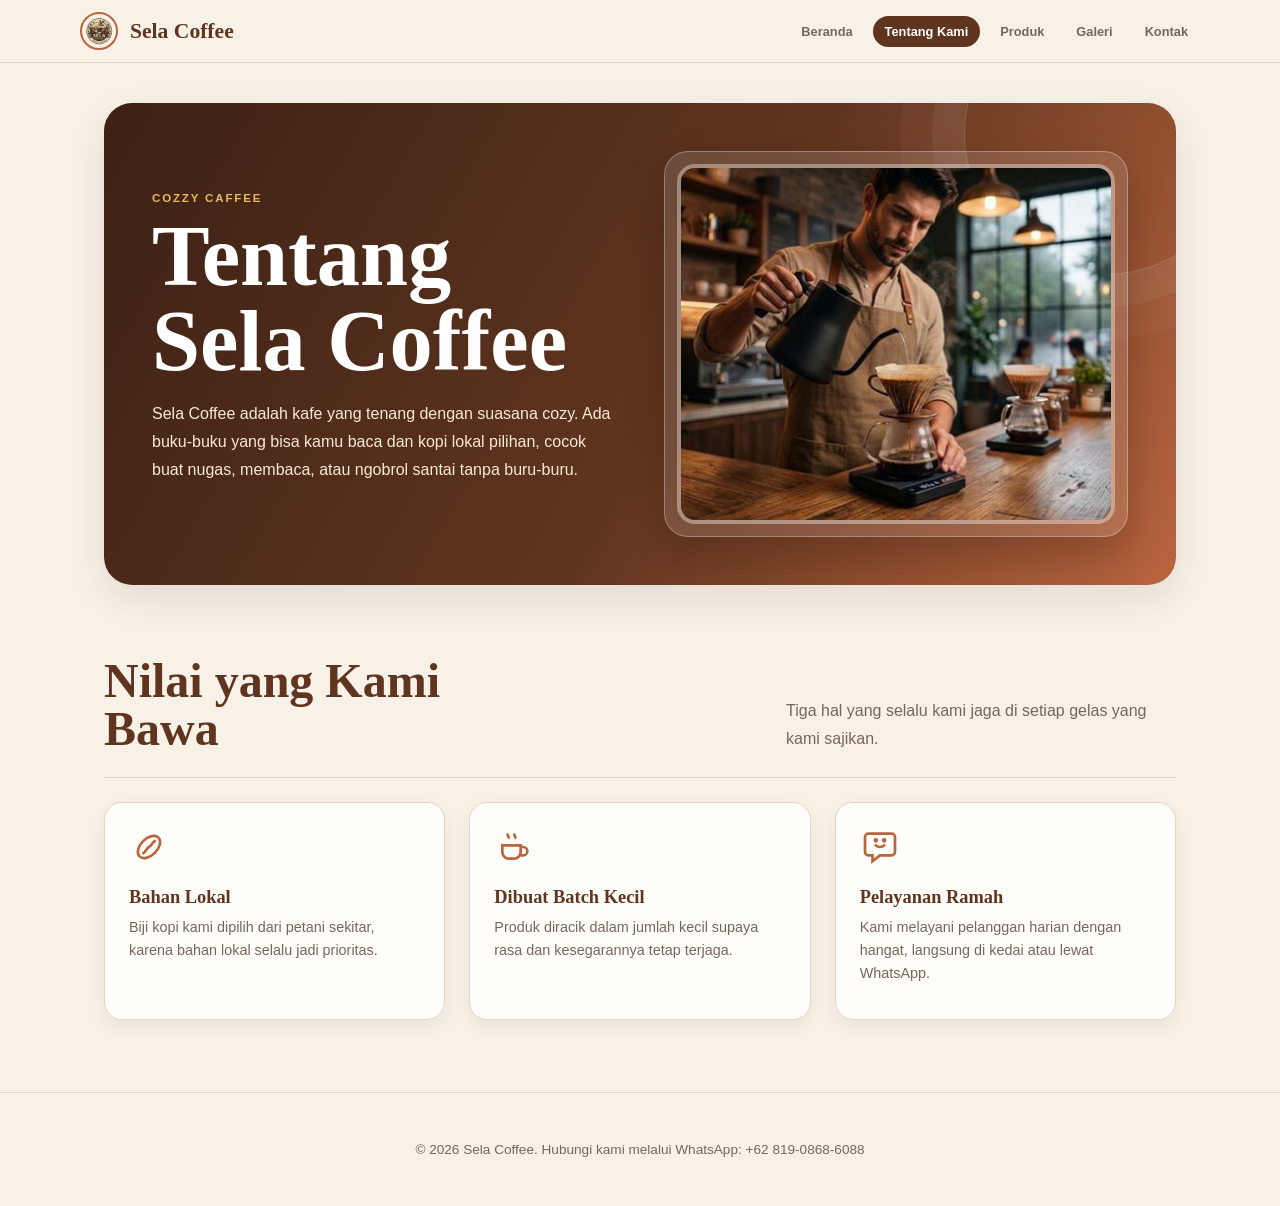
<file: tentang.html>
<!DOCTYPE html>
<html lang="id">

<head>
    <meta charset="utf-8" />
    <meta name="viewport" content="width=device-width, initial-scale=1" />
    <title>Tentang Sela Coffee - Website UMKM</title>
    <link rel="stylesheet" href="css/style.css" />
</head>

<body>
    <a class="skip-link" href="#konten">Lewati ke konten utama</a>
    <header class="site-header">
        <nav class="nav" aria-label="Navigasi utama">
            <a class="brand" href="index.html">
                <img class="brand-mark" src="asset/gambar/LogoSela.png" srcset="asset/gambar/responsive/logo-96w.png 96w, asset/gambar/responsive/logo-192w.png 192w" sizes="38px" alt="Logo Sela Coffee" width="2700" height="2700" loading="lazy" />
                Sela Coffee
            </a>
            <button class="nav-menu-toggle" type="button" aria-controls="nav-menu" aria-expanded="false" aria-label="Buka menu navigasi">
                <span></span><span></span><span></span>
            </button>
            <ul class="nav-list" id="nav-menu">
                <li><a href="index.html">Beranda</a></li>
                <li><a aria-current="page" href="tentang.html">Tentang Kami</a></li>
                <li><a href="produk.html">Produk</a></li>
                <li><a href="galeri.html">Galeri</a></li>
                <li><a href="kontak.html">Kontak</a></li>
            </ul>
        </nav>
        <script src="js/app.js" defer></script>
    </header>

    <main id="konten" class="page">
        <section class="about-hero story-hero" aria-labelledby="tentang-title">
            <div>
                <span class="eyebrow">Cozzy Caffee</span>
                <h1 id="tentang-title">Tentang Sela Coffee</h1>
                <p class="about-desc">Sela Coffee adalah kafe yang tenang dengan suasana cozy. Ada buku-buku yang
                    bisa kamu baca dan kopi lokal pilihan, cocok buat nugas, membaca, atau ngobrol santai tanpa
                    buru-buru.</p>
            </div>
            <div class="about-img-wrapper">
                <img src="asset/gambar/foto seduh.jpg" srcset="asset/gambar/responsive/foto-seduh-640w.jpg 640w, asset/gambar/foto%20seduh.jpg 1407w" sizes="(min-width: 48rem) 45vw, 90vw" width="1407" height="768" alt="Barista Sela Coffee sedang membuat v60"
                    class="about-img" />
            </div>
        </section>

        <section class="section values-section" aria-labelledby="nilai-title">
            <div class="section-head">
                <h2 id="nilai-title">Nilai yang Kami Bawa</h2>
                <p>Tiga hal yang selalu kami jaga di setiap gelas yang kami sajikan.</p>
            </div>
            <div class="values-grid">
                <div class="value-item">
                    <svg class="value-icon" viewBox="0 0 24 24" fill="none" stroke="currentColor" stroke-width="1.6"
                        aria-hidden="true">
                        <ellipse cx="12" cy="12" rx="5" ry="8" transform="rotate(45 12 12)" />
                        <path d="M8 16c2.5-1 2-3 4-4s1.5-2.5 4-4" />
                    </svg>
                    <h3>Bahan Lokal</h3>
                    <p>Biji kopi kami dipilih dari petani sekitar, karena bahan lokal selalu jadi prioritas.</p>
                </div>
                <div class="value-item">
                    <svg class="value-icon" viewBox="0 0 24 24" fill="none" stroke="currentColor" stroke-width="1.6"
                        aria-hidden="true">
                        <path d="M5 11h11v4a4 4 0 0 1-4 4H9a4 4 0 0 1-4-4v-4Z" />
                        <path d="M16 12h1.5a2.5 2.5 0 0 1 0 5H16" />
                        <path d="M8.5 4c-1 1 1 2 0 3M12.5 4c-1 1 1 2 0 3" />
                    </svg>
                    <h3>Dibuat Batch Kecil</h3>
                    <p>Produk diracik dalam jumlah kecil supaya rasa dan kesegarannya tetap terjaga.</p>
                </div>
                <div class="value-item">
                    <svg class="value-icon" viewBox="0 0 24 24" fill="none" stroke="currentColor" stroke-width="1.6"
                        aria-hidden="true">
                        <path d="M5 4h14a2 2 0 0 1 2 2v9a2 2 0 0 1-2 2h-7l-4.5 3.5V17H5a2 2 0 0 1-2-2V6a2 2 0 0 1 2-2Z" />
                        <path d="M9 10.5c1.5 2 4.5 2 6 0" />
                        <circle cx="9.5" cy="8" r=".6" fill="currentColor" />
                        <circle cx="14.5" cy="8" r=".6" fill="currentColor" />
                    </svg>
                    <h3>Pelayanan Ramah</h3>
                    <p>Kami melayani pelanggan harian dengan hangat, langsung di kedai atau lewat WhatsApp.</p>
                </div>
            </div>
        </section>
    </main>

    <footer class="site-footer">
        <p>&copy; 2026 Sela Coffee. Hubungi kami melalui WhatsApp: +62 819-0868-6088</p>
    </footer>

    <script src="js/script.js"></script>
</body>

</html>
</file>
<file: css/style.css>
* { box-sizing: border-box; }

:root {

  --color-primary: #60351f;
  --color-primary-strong: #3c2115;
  --color-text: #2c211b;
  --color-muted: #76675d;
  --color-surface: #fffdf9;
  --color-surface-soft: #f7f1e8;
  --color-surface-deep: #ede1d2;
  --color-border: #e3d6c8;
  --color-focus: #e8b95d;
  --color-accent: #b9653f;

  --shadow: 0 14px 36px rgba(75, 43, 25, .1);
  --shadow-soft: 0 6px 18px rgba(75, 43, 25, .07);

  --font-heading: Georgia, "Times New Roman", serif;
  --font-body: "Trebuchet MS", Arial, sans-serif;

  --space-1: 4px;
  --space-2: 8px;
  --space-3: 12px;
  --space-4: 16px;
  --space-5: 24px;

  --space-6: calc(var(--space-4) * 2);
  --space-7: calc(var(--space-5) * 2);
  --space-8: calc(var(--space-5) * 3);

  --radius-sm: 8px;
  --radius-md: 12px;
  --radius-lg: 18px;
  --radius-xl: 24px;
}

html { scroll-behavior: smooth; }
body { margin: 0; color: var(--color-text); background: var(--color-surface-soft); font-family: var(--font-heading); }
img, video { display: block; max-width: 100%; height: auto; }
a { color: inherit; }

.skip-link { position: absolute; top: -60px; left: var(--space-4); z-index: 100; padding: var(--space-3) var(--space-4); color: #fff; background: var(--color-primary-strong); border-radius: var(--radius-sm); font: 700 .85rem var(--font-body); text-decoration: none; }
.skip-link:focus { top: var(--space-4); }
a:focus-visible, button:focus-visible { outline: 3px solid var(--color-focus); outline-offset: 3px; }

.site-header { position: sticky; top: 0; z-index: 50; padding: var(--space-3) clamp(var(--space-4), 4vw, var(--space-6)); background: rgba(247, 241, 232, .92); border-bottom: 1px solid var(--color-border); backdrop-filter: blur(12px); }
.nav { display: flex; flex-wrap: wrap; flex-direction: row; gap: var(--space-3); align-items: center; justify-content: space-between; max-width: 1120px; margin: auto; }
.brand { display: flex; align-items: center; gap: var(--space-3); color: var(--color-primary); font: 700 1.35rem var(--font-heading); text-decoration: none; }
.brand-mark { width: 38px; height: 38px; object-fit: cover; border: 2px solid var(--color-accent); border-radius: 50%; }
.nav-list { display: flex; flex-direction: column; align-items: flex-start; gap: var(--space-2); width: 100%; margin: 0; padding: 0; list-style: none; }
.nav-menu-toggle { display: none; align-items: center; justify-content: center; flex-direction: column; gap: 5px; width: 44px; height: 44px; padding: var(--space-2); color: var(--color-primary); background: var(--color-surface); border: 1px solid var(--color-border); border-radius: var(--radius-sm); cursor: pointer; }
.nav-menu-toggle span { display: block; width: 20px; height: 2px; background: currentColor; border-radius: 2px; }
.nav.is-menu-collapsed .nav-list { display: none; }
.nav.is-menu-collapsed .nav-list.is-open { display: flex; }
.nav a:not(.brand) { display: inline-block; padding: var(--space-2) var(--space-3); color: var(--color-muted); border-radius: 999px; font: 700 .8rem var(--font-body); text-decoration: none; transition: .2s ease; }
.nav a:not(.brand):hover, .nav a:not(.brand)[aria-current="page"], .nav a:not(.brand).active { color: #fff; background: var(--color-primary); }

main, .page { max-width: 1120px; margin: auto; padding: var(--space-5) clamp(var(--space-4), 4vw, var(--space-5)) var(--space-8); }

.hero { position: relative; isolation: isolate; overflow: hidden; display: grid; grid-template-columns: 1fr; align-items: center; gap: var(--space-7); padding: var(--space-6) var(--space-4); color: #fff; background: linear-gradient(120deg, var(--color-primary-strong), var(--color-primary) 55%, var(--color-accent)); border-radius: 0 0 28px 28px; box-shadow: var(--shadow); }

.hero::after { content: ""; position: absolute; z-index: -1; right: -80px; bottom: -130px; width: 340px; height: 340px; border: 1px solid rgba(255,255,255,.18); border-radius: 50%; box-shadow: 0 0 0 38px rgba(255,255,255,.04), 0 0 0 76px rgba(255,255,255,.03); }
.hero-content { display: flex; flex-direction: column; align-items: flex-start; gap: var(--space-4); min-width: 0; }
.hero-content h1 { margin: 0; font-size: clamp(2.8rem, 7vw, 5.4rem); line-height: .98; }
.hero-content p:not(.eyebrow) { max-width: 510px; margin: 0; color: #f9e9d5; font: 1.08rem/1.65 var(--font-body); }
.hero-image { min-width: 0; margin: 0; padding: var(--space-3); background: rgba(255,255,255,.13); border: 1px solid rgba(255,255,255,.3); border-radius: var(--radius-xl); box-shadow: 0 18px 38px rgba(35, 17, 9, .22); transform: rotate(1.5deg); }
.hero-image .about-img { width: 100%; }

.page h1 { margin: var(--space-2) 0 var(--space-4); font-size: clamp(2.8rem, 7vw, 5.4rem); line-height: .98; }
.eyebrow { margin: 0; color: var(--color-focus); letter-spacing: .16em; text-transform: uppercase; font: 700 .72rem var(--font-body); }
.eyebrow.dark { color: var(--color-accent); }
button { padding: var(--space-3) var(--space-4); color: var(--color-primary-strong); background: var(--color-focus); border: 0; border-radius: 999px; font: 700 .85rem var(--font-body); cursor: pointer; transition: transform .2s, box-shadow .2s; }
button:hover { transform: translateY(-2px); box-shadow: 0 8px 18px rgba(232,185,93,.3); }
.about-img-wrapper { margin: 0; }
.about-img { width: min(100%, 620px); height: 310px; object-fit: cover; border: 4px solid rgba(255,255,255,.35); border-radius: var(--radius-lg); box-shadow: var(--shadow); }

.about-hero { display: grid; grid-template-columns: 1fr; align-items: center; gap: var(--space-7); padding: var(--space-7) 0 var(--space-8); border-bottom: 1px solid var(--color-border); }
.about-hero h1 { color: var(--color-primary); }
.about-desc, .section-head p { max-width: 62ch; color: var(--color-muted); font: 1rem/1.75 var(--font-body); }
.about-hero .about-img { width: 100%; height: 360px; }
.story-hero, .gallery-hero, .contact-hero { position: relative; isolation: isolate; overflow: hidden; margin-top: var(--space-4); padding: var(--space-5); color: #fff; background: linear-gradient(120deg, var(--color-primary-strong), var(--color-primary) 55%, var(--color-accent)); border: 0; border-radius: 28px; box-shadow: var(--shadow); }
.story-hero::before, .gallery-hero::before, .contact-hero::before { content: ""; position: absolute; z-index: -1; top: -110px; right: -70px; width: 280px; height: 280px; border: 1px solid rgba(255,255,255,.18); border-radius: 50%; box-shadow: 0 0 0 32px rgba(255,255,255,.05), 0 0 0 64px rgba(255,255,255,.03); }
.story-hero h1, .gallery-hero h1, .contact-hero h1 { color: #fff; }
.story-hero .about-desc, .gallery-hero .about-desc, .contact-hero .about-desc { color: #f9e9d5; }
.story-hero .about-img-wrapper, .gallery-hero .about-img-wrapper, .contact-hero .about-img-wrapper { padding: var(--space-3); background: rgba(255,255,255,.13); border: 1px solid rgba(255,255,255,.3); border-radius: var(--radius-xl); box-shadow: 0 18px 38px rgba(35, 17, 9, .22); }
.story-hero .about-img, .gallery-hero .about-img, .contact-hero .about-img { border: 4px solid rgba(255,255,255,.35); }
.values-section { padding-top: var(--space-8); }
.values-section .section-head { align-items: flex-end; padding-bottom: var(--space-5); border-bottom: 1px solid var(--color-border); }
.values-section .section-head h2 { max-width: 360px; }
.value-item { min-height: 218px; }

.section { padding: var(--space-8) 0 0; }
.section-head, .heading { display: flex; flex-wrap: wrap; align-items: flex-end; justify-content: space-between; gap: var(--space-5); margin-bottom: var(--space-5); }
.section-head h2, .heading h2, #profil-title { margin: 0; color: var(--color-primary); font-size: clamp(2rem, 4vw, 3rem); line-height: 1; }
.section-head p, .intro { max-width: 390px; margin: 0; }

.values-grid, .contact-grid { display: grid; grid-template-columns: 1fr; gap: var(--space-5); }
.gallery-grid { display: grid; grid-template-columns: 1fr; gap: var(--space-5); }
.product-grid { display: grid; grid-template-columns: 1fr; gap: var(--space-5); }
.js-product-grid {
  display: grid;
  grid-template-columns: repeat(auto-fit, minmax(14rem, 1fr));
  gap: var(--space-4);
}
.js-product-card {
  padding: var(--space-4);
  border: 1px solid var(--color-border);
  border-radius: var(--radius-lg);
  background: var(--color-surface);
}
.stock-badge {
  display: inline-flex;
  margin-block-start: var(--space-2);
  padding: 0.25rem 0.6rem;
  border-radius: 999px;
  font-size: 0.85rem;
  font-weight: 700;
  background: #dcfce7;
  color: #166534;
}
.stock-badge.warning {
  background: #fef3c7;
  color: #92400e;
}
.featured-badge {
  display: inline-flex;
  margin-block-end: var(--space-2);
  padding: 0.25rem 0.6rem;
  border-radius: 999px;
  font: 700 0.75rem var(--font-body);
  color: #fff;
  background: var(--color-accent);
}
.js-product-card h3 { margin: 0 0 var(--space-2); color: var(--color-primary); font-size: 1.1rem; }
.js-product-card p { margin: 0 0 var(--space-2); color: var(--color-muted); font: .83rem/1.5 var(--font-body); }
.js-product-card .price { color: var(--color-accent); font: 700 .9rem var(--font-body); }
.price-old { color: var(--color-muted); font-weight: 400; text-decoration: line-through; }
.discount-badge { display: inline-block; margin-left: var(--space-2); padding: 0.1rem 0.5rem; color: #92400e; background: #fef3c7; border-radius: 999px; font: 700 .72rem var(--font-body); }
.stock-badge.empty {
  background: #fee2e2;
  color: #991b1b;
}
.filter-bar { display: flex; flex-wrap: wrap; gap: var(--space-3); margin-block: var(--space-4) var(--space-5); }
.filter-button { color: var(--color-muted); background: var(--color-surface); border: 1px solid var(--color-border); }
.filter-button:hover, .filter-button:focus-visible { color: var(--color-primary); border-color: var(--color-primary); box-shadow: none; }
.filter-button.is-active { color: #fff; background: var(--color-primary); border-color: var(--color-primary); }
.empty-state { grid-column: 1 / -1; margin: 0; padding: var(--space-4); color: var(--color-muted); background: var(--color-surface); border: 1px dashed var(--color-muted); border-radius: var(--radius-lg); font: .9rem/1.5 var(--font-body); }
.ghost-button { display: block; margin-top: var(--space-3); padding: var(--space-2) var(--space-3); color: var(--color-muted); background: transparent; border: 1px solid var(--color-border); font-size: .78rem; }
.ghost-button:hover { color: #fff; background: var(--color-primary); box-shadow: none; }
.value-item, .contact-item { padding: var(--space-5); background: var(--color-surface); border: 1px solid var(--color-border); border-radius: var(--radius-lg); box-shadow: var(--shadow-soft); }
.value-icon { width: 40px; height: 40px; margin-bottom: var(--space-4); color: var(--color-accent); }
.value-item h3, .contact-item h3 { margin: 0 0 var(--space-2); color: var(--color-primary); font-size: 1.15rem; }
.value-item p, .contact-item p { margin: 0; color: var(--color-muted); font: .9rem/1.6 var(--font-body); }

#profil { display: grid; grid-template-columns: 1fr; grid-template-rows: auto; grid-template-areas: "judul" "foto" "teks" "daftar"; gap: var(--space-4) var(--space-7); align-items: start; padding: var(--space-8) 0 0; }
#profil-title { grid-area: judul; }
#profil .profile-image { grid-area: foto; width: 100%; height: 500px; object-fit: cover; border: 8px solid var(--color-surface); border-radius: var(--radius-xl); box-shadow: var(--shadow); }
#profil > p { grid-area: teks; margin: 0; color: var(--color-muted); font: 1rem/1.75 var(--font-body); }
#profil > ul { grid-area: daftar; }

#profil > ul, .category-list { display: flex; flex-direction: column; gap: var(--space-3); margin: 0; padding: 0; list-style: none; }
.category-list { max-width: 700px; }
#profil > ul li, .category-list li { padding: var(--space-3) var(--space-4); color: var(--color-text); background: var(--color-surface); border: 1px solid var(--color-border); border-radius: var(--radius-md); font: .9rem/1.5 var(--font-body); }

.filters { display: flex; flex-wrap: wrap; gap: var(--space-3); margin-bottom: var(--space-5); }
.visually-hidden { position: absolute; width: 1px; height: 1px; padding: 0; margin: -1px; overflow: hidden; clip: rect(0, 0, 0, 0); white-space: nowrap; border: 0; }
.filter { color: var(--color-muted); background: transparent; border: 1px solid var(--color-border); }
.filter:hover, .filter.active { color: #fff; background: var(--color-primary); box-shadow: none; }

.card, .product-card, .media-card { overflow: hidden; margin: 0; background: var(--color-surface); border: 1px solid var(--color-border); border-radius: var(--radius-lg); box-shadow: var(--shadow-soft); transition: transform .2s, box-shadow .2s; }
.product-card { position: relative; display: flex; flex-direction: column; }
.card:hover, .product-card:hover, .media-card:hover { transform: translateY(-5px); box-shadow: var(--shadow); }
.card.is-hidden, .product-card[hidden] { display: none; }
.pic { height: 190px; overflow: hidden; }
.pic img, .product-card img { width: 100%; height: 100%; object-fit: cover; }
.product-card > img { height: 220px; }

.product-badge { position: absolute; top: var(--space-3); left: var(--space-3); z-index: 1; padding: var(--space-1) var(--space-2); color: #fff; background: var(--color-accent); border-radius: 999px; font: 700 .68rem var(--font-body); }
.card-body, .product-card figcaption { display: flex; flex: 1; flex-direction: column; gap: var(--space-3); padding: var(--space-4); }
.card-info { display: flex; flex-direction: column; gap: var(--space-2); }
.card-body h3, .product-card h3 { margin: 0; color: var(--color-primary); font-size: 1.1rem; }
.card-body p, .product-card p { margin: 0; color: var(--color-muted); font: .83rem/1.5 var(--font-body); }
.product-header { display: flex; align-items: baseline; justify-content: space-between; gap: var(--space-3); }
.product-header .price { white-space: nowrap; }
.price, .price-cell { color: var(--color-accent); font: 700 .9rem var(--font-body); }

.card-actions { display: flex; flex-wrap: wrap; align-items: center; justify-content: space-between; gap: var(--space-3); margin-top: auto; }
.card-link { padding: var(--space-2) var(--space-4); color: #fff; background: var(--color-primary); border-radius: 999px; font: 700 .78rem var(--font-body); text-decoration: none; transition: background .2s; }
.card-link:hover { background: var(--color-primary-strong); }

.menu-intro { align-items: stretch; }
.menu-intro .about-copy { display: flex; flex-direction: column; justify-content: center; }
.category-cards { display: grid; grid-template-columns: 1fr; gap: var(--space-4); }
.category-card { overflow: hidden; margin: 0; background: var(--color-surface); border: 1px solid var(--color-border); border-radius: var(--radius-lg); box-shadow: var(--shadow-soft); }
.category-card img { width: 100%; height: 150px; object-fit: cover; }
.category-card figcaption { padding: var(--space-4); }
.category-card h3 { margin: 0 0 var(--space-1); color: var(--color-primary); font-size: 1.05rem; }
.category-card p { margin: 0; color: var(--color-muted); font: .8rem/1.5 var(--font-body); }

.contact-grid { margin-bottom: var(--space-7); }
.contact-item a { color: var(--color-accent); font-weight: 700; text-decoration: none; border-bottom: 2px solid var(--color-focus); }
.contact-layout { display: grid; grid-template-columns: 1fr; align-items: start; gap: var(--space-5); }
.form-card, .side-card { padding: var(--space-5); background: var(--color-surface); border: 1px solid var(--color-border); border-radius: var(--radius-lg); box-shadow: var(--shadow-soft); }
.form-card { display: grid; grid-template-columns: 1fr; gap: var(--space-4); }
.form-note, .field-full, .form-actions { grid-column: 1 / -1; }
.form-note { margin: 0; padding: var(--space-3) var(--space-3); color: var(--color-muted); background: var(--color-surface-soft); border-left: 3px solid var(--color-focus); font: .85rem/1.5 var(--font-body); }
.field { min-width: 0; }
.field label, .field-full legend { display: block; margin-bottom: var(--space-2); color: var(--color-primary); font: 700 .85rem/1.4 var(--font-body); }
.field input, .field select, .field textarea { width: 100%; min-height: 44px; padding: var(--space-2) var(--space-3); color: var(--color-text); background: #fff; border: 1px solid var(--color-border); border-radius: 9px; font: .9rem/1.5 var(--font-body); }
.field textarea { min-height: 130px; resize: vertical; }
.field input:focus, .field select:focus, .field textarea:focus { outline: 3px solid rgba(232,185,93,.35); border-color: var(--color-accent); }
.help-text { margin: var(--space-2) 0 0; color: var(--color-muted); font: .78rem/1.5 var(--font-body); }
fieldset.field-full { min-width: 0; margin: 0; padding: 0; border: 0; }
.choice-group { display: grid; grid-template-columns: 1fr; gap: var(--space-2); }
.choice { display: flex; align-items: flex-start; gap: var(--space-2); min-width: 0; padding: var(--space-2) var(--space-3); background: var(--color-surface-soft); border: 1px solid var(--color-border); border-radius: 9px; }
.choice input { flex: 0 0 auto; width: 16px; height: 16px; margin: var(--space-1) 0 0; accent-color: var(--color-accent); }
.choice label { margin: 0; color: var(--color-text); font: .82rem/1.45 var(--font-body); }

.form-actions { display: flex; flex-wrap: wrap; align-items: center; justify-content: flex-start; gap: var(--space-3); }
.form-actions button { min-width: 180px; }
.contact-side { display: flex; flex-direction: column; gap: var(--space-4); }
.side-card h3 { margin: 0 0 var(--space-4); color: var(--color-primary); font-size: 1.2rem; }
.side-list { display: flex; flex-direction: column; gap: var(--space-4); margin: 0; }
.side-item { padding-bottom: var(--space-3); border-bottom: 1px solid var(--color-border); }
.side-item:last-child { padding-bottom: 0; border-bottom: 0; }
.side-item dt { margin-bottom: var(--space-1); color: var(--color-muted); font: 700 .75rem var(--font-body); text-transform: uppercase; }
.side-item dd { margin: 0; color: var(--color-text); font: .9rem/1.55 var(--font-body); }
.side-item a { color: var(--color-accent); font-weight: 700; text-decoration: underline; text-decoration-color: var(--color-focus); text-underline-offset: 3px; }
#preview-form { overflow-x: auto; margin: 0; padding: var(--space-3); color: var(--color-muted); white-space: pre-wrap; overflow-wrap: anywhere; background: var(--color-surface-soft); border: 1px solid var(--color-border); border-radius: 9px; font: .8rem/1.55 var(--font-body); }
.aside-note { margin: var(--space-7) 0 0; padding: var(--space-5) var(--space-6); background: var(--color-surface-deep); border-left: 5px solid var(--color-accent); border-radius: 0 var(--radius-lg) var(--radius-lg) 0; }
.aside-note h2 { margin: 0 0 var(--space-2); color: var(--color-primary); font-size: 1.5rem; }
.aside-note p { margin: 0; color: var(--color-muted); font: 1rem/1.7 var(--font-body); }

.table-wrap, .price-table-wrap { overflow-x: auto; border: 1px solid var(--color-border); border-radius: var(--radius-lg); box-shadow: var(--shadow-soft); }
.table-scroll { max-width: 100%; overflow-x: auto; }
.table-scroll:focus-visible { outline: 3px solid var(--color-focus); outline-offset: 3px; }
.table-scroll table { min-width: 40rem; }
table { width: 100%; border-collapse: collapse; background: var(--color-surface); font: .9rem/1.5 var(--font-body); }
caption { padding: var(--space-4); color: var(--color-muted); font-weight: 700; text-align: left; }
th, td { padding: var(--space-3) var(--space-4); text-align: left; border-bottom: 1px solid var(--color-border); }
thead th { color: #fff; background: var(--color-primary); }
tbody tr:last-child th, tbody tr:last-child td { border-bottom: 0; }
tbody tr:hover { background: var(--color-surface-soft); }

.gallery-section { padding-top: var(--space-8); }
.gallery-hero + .gallery-section { padding-top: var(--space-8); }
.gallery-section .section-head { padding-bottom: var(--space-5); border-bottom: 1px solid var(--color-border); }
.gallery-section .section-head h2::after { content: ""; display: block; width: 44px; height: 4px; margin-top: var(--space-3); background: var(--color-focus); border-radius: 999px; }
.single-feature { grid-template-columns: minmax(0, 760px); }
.single-feature .media-card img { height: 400px; }
.media-section .section-head { margin-bottom: var(--space-5); }
.media-section .video-wrap { border-radius: 22px; }
.media-section audio { max-width: none; }
.media-card img, .media-card video { width: 100%; height: 270px; object-fit: cover; background: var(--color-surface-deep); }
.media-card figcaption, .video-caption { padding: var(--space-4); color: var(--color-muted); font: .9rem/1.55 var(--font-body); }
.video-wrap { overflow: hidden; background: var(--color-surface); border: 1px solid var(--color-border); border-radius: var(--radius-lg); box-shadow: var(--shadow-soft); }
.video-wrap video { width: 100%; max-height: 580px; background: #1f1713; }
.video-wrap .video-caption { margin: 0; }
.audio-caption { padding-bottom: 0; }
audio { display: block; width: calc(100% - var(--space-6)); max-width: 520px; margin: var(--space-4); }
.site-footer { padding: var(--space-6) var(--space-5); color: var(--color-muted); text-align: center; border-top: 1px solid var(--color-border); font: .85rem/1.6 var(--font-body); }

@media (min-width: 42rem) {
  .gallery-grid { grid-template-columns: repeat(2, minmax(0, 1fr)); }
  .values-grid, .contact-grid { grid-template-columns: repeat(2, minmax(0, 1fr)); }
  .category-cards { grid-template-columns: repeat(2, minmax(0, 1fr)); }
  .choice-group { grid-template-columns: repeat(2, minmax(0, 1fr)); }
}

@media (min-width: 48rem) {
  .hero { grid-template-columns: 1.2fr 0.8fr; padding: var(--space-7) var(--space-8); }
  .product-grid { grid-template-columns: repeat(2, minmax(0, 1fr)); }
  .about-hero { grid-template-columns: repeat(2, minmax(0, 1fr)); }
  .story-hero, .gallery-hero, .contact-hero { padding: var(--space-7); }
  #profil { grid-template-columns: repeat(2, minmax(0, 1fr)); grid-template-rows: auto auto 1fr; grid-template-areas: "foto judul" "foto teks" "foto daftar"; }
  .contact-layout { grid-template-columns: minmax(0, 1.6fr) minmax(0, .8fr); }
  .form-card { grid-template-columns: repeat(2, minmax(0, 1fr)); }
}

@media (min-width: 60rem) {
  .nav-list { flex-direction: row; align-items: center; justify-content: flex-end; width: auto; }
  .product-grid { grid-template-columns: repeat(3, minmax(0, 1fr)); }
  .values-grid, .contact-grid { grid-template-columns: repeat(3, minmax(0, 1fr)); }
}

@media (max-width: 59.999rem) {
  .nav-menu-toggle { display: inline-flex; }
}

/* ===== P12: state error, status sukses, panel preferensi ===== */

.field-error,
.form-feedback {
  margin: 0;
  color: #b91c1c;
  font: 700 .82rem/1.5 var(--font-body);
}

.field-error {
  min-height: 1.4rem;
  margin-top: var(--space-1);
}

.form-feedback:empty {
  display: none;
}

.form-feedback.success {
  color: #166534;
}

[aria-invalid="true"] {
  border-color: #b91c1c;
  box-shadow: 0 0 0 3px rgb(185 28 28 / 15%);
}

.choice input[aria-invalid="true"] {
  outline: 2px solid #b91c1c;
  outline-offset: 2px;
  box-shadow: none;
}

.pref-field {
  display: flex;
  flex-direction: column;
  gap: var(--space-2);
  margin-bottom: var(--space-3);
}

.pref-field label,
.pref-fieldset legend {
  color: var(--color-primary);
  font: 700 .85rem/1.4 var(--font-body);
}

.pref-field select,
.pref-field input {
  width: 100%;
  min-height: 44px;
  padding: var(--space-2) var(--space-3);
  color: var(--color-text);
  background: #fff;
  border: 1px solid var(--color-border);
  border-radius: 9px;
  font: .9rem/1.5 var(--font-body);
}

.pref-fieldset {
  display: flex;
  flex-direction: column;
  gap: var(--space-2);
  min-width: 0;
  margin: 0 0 var(--space-3);
  padding: 0;
  border: 0;
}

.pref-fieldset legend {
  margin-bottom: var(--space-2);
  padding: 0;
}

.pref-actions {
  display: flex;
  flex-wrap: wrap;
  gap: var(--space-3);
  align-items: center;
  margin-bottom: var(--space-3);
}

.pref-actions .ghost-button {
  display: inline-block;
  margin-top: 0;
}

.pref-field select:focus,
.pref-field input:focus {
  outline: 3px solid rgba(232, 185, 93, .35);
  border-color: var(--color-accent);
}
</file>
